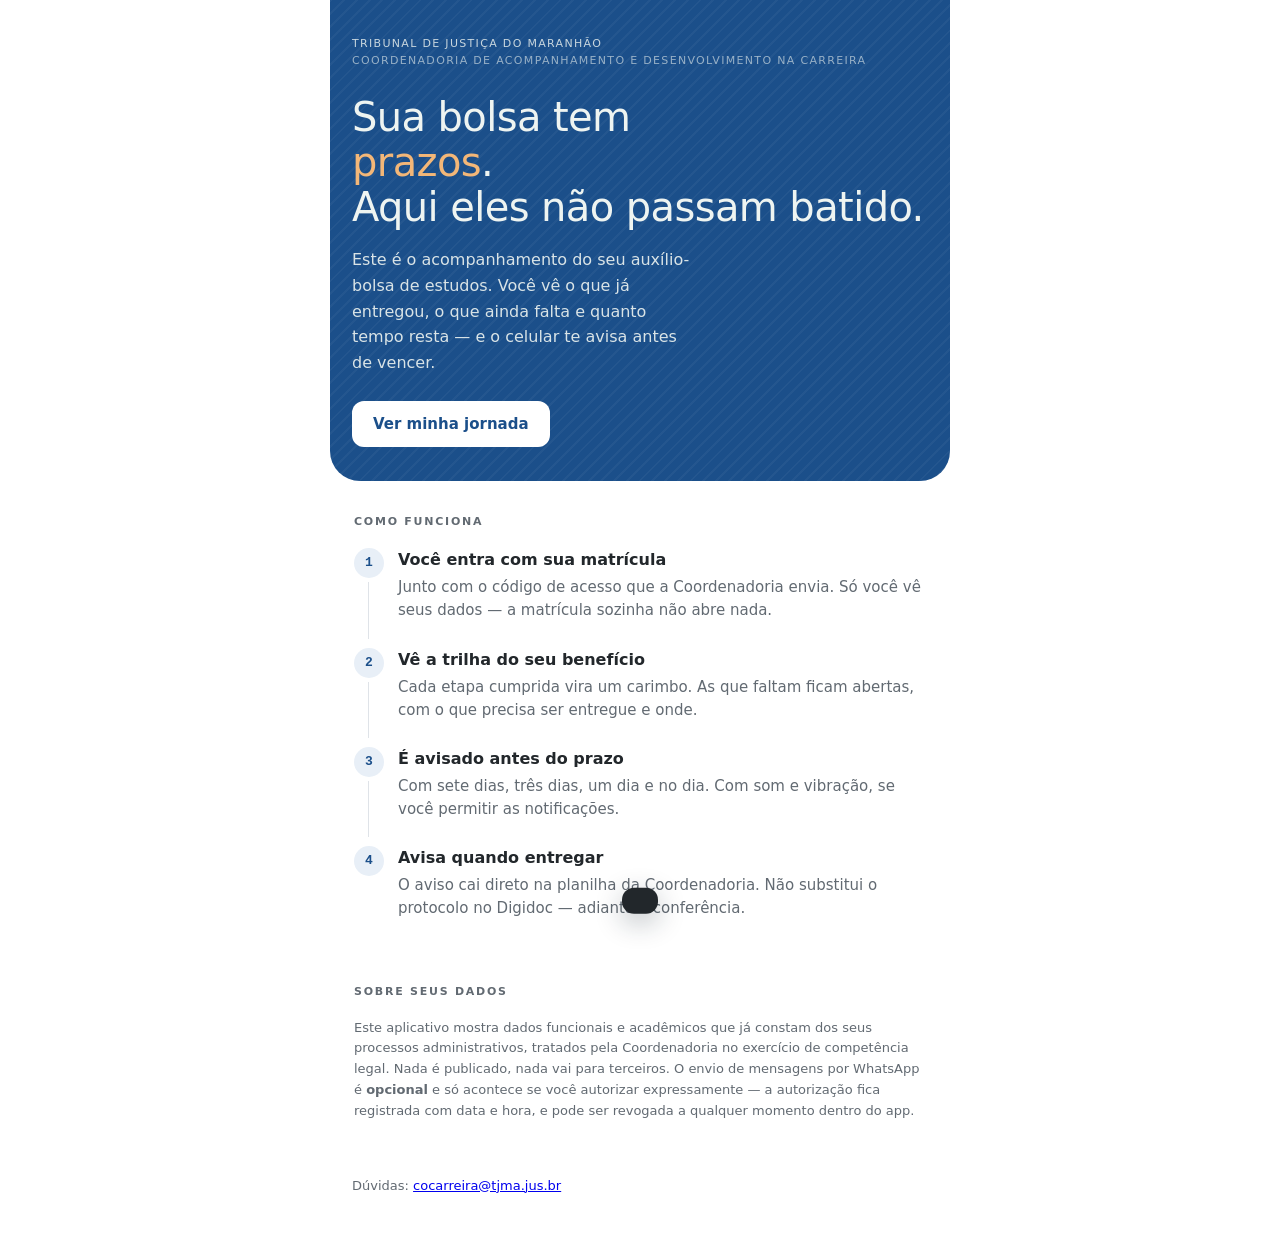
<file: index.html>
<!DOCTYPE html>
<html lang="pt-BR">
<head>
<meta charset="utf-8">
<meta name="viewport" content="width=device-width, initial-scale=1, viewport-fit=cover">
<title>Auxílio-Bolsa TJMA — minha jornada</title>
<meta name="description" content="Acompanhe seu auxílio-bolsa de estudos: o que já foi cumprido, o que falta entregar e quando vence cada prazo.">
<meta name="theme-color" content="#1B4F8A">
<meta name="color-scheme" content="light">
<link rel="manifest" href="manifest.webmanifest">
<link rel="icon" href="icones/favicon-32.png" sizes="32x32">
<link rel="apple-touch-icon" href="icones/apple-touch-icon.png">
<meta name="apple-mobile-web-app-capable" content="yes">
<meta name="apple-mobile-web-app-status-bar-style" content="default">
<link rel="stylesheet" href="estilo.css">
</head>
<body>

<!-- ===================================================================== -->
<!-- ABERTURA: precisa explicar o app sem ninguém explicar o app.          -->
<!-- ===================================================================== -->
<main id="abertura" class="tela ativa">
  <header class="capa">
    <p class="orgao">Tribunal de Justiça do Maranhão<br>
      <span>Coordenadoria de Acompanhamento e Desenvolvimento na Carreira</span></p>

    <h1>Sua bolsa tem<br><em>prazos</em>.<br>Aqui eles não passam batido.</h1>

    <p class="chamada">
      Este é o acompanhamento do seu auxílio-bolsa de estudos. Você vê o que já
      entregou, o que ainda falta e quanto tempo resta — e o celular te avisa
      antes de vencer.
    </p>

    <div class="acoes-capa">
      <button class="botao primario" data-ir="acesso">Ver minha jornada</button>
      <button class="botao fantasma" data-papel="instalar" hidden>Instalar no celular</button>
    </div>
  </header>

  <section class="explicacao">
    <h2>Como funciona</h2>
    <ol class="passos">
      <li>
        <h3>Você entra com sua matrícula</h3>
        <p>Junto com o código de acesso que a Coordenadoria envia. Só você vê
          seus dados — a matrícula sozinha não abre nada.</p>
      </li>
      <li>
        <h3>Vê a trilha do seu benefício</h3>
        <p>Cada etapa cumprida vira um carimbo. As que faltam ficam abertas,
          com o que precisa ser entregue e onde.</p>
      </li>
      <li>
        <h3>É avisado antes do prazo</h3>
        <p>Com sete dias, três dias, um dia e no dia. Com som e vibração,
          se você permitir as notificações.</p>
      </li>
      <li>
        <h3>Avisa quando entregar</h3>
        <p>O aviso cai direto na planilha da Coordenadoria. Não substitui o
          protocolo no Digidoc — adianta a conferência.</p>
      </li>
    </ol>
  </section>

  <section class="explicacao">
    <h2>Sobre seus dados</h2>
    <p class="miudo">
      Este aplicativo mostra dados funcionais e acadêmicos que já constam dos
      seus processos administrativos, tratados pela Coordenadoria no exercício
      de competência legal. Nada é publicado, nada vai para terceiros.
      O envio de mensagens por WhatsApp é <strong>opcional</strong> e só
      acontece se você autorizar expressamente — a autorização fica registrada
      com data e hora, e pode ser revogada a qualquer momento dentro do app.
    </p>
  </section>

  <footer class="rodape-capa">
    <p>Dúvidas: <a href="mailto:cocarreira@tjma.jus.br">cocarreira@tjma.jus.br</a></p>
  </footer>
</main>

<!-- ===================================================================== -->
<!-- ACESSO                                                                -->
<!-- ===================================================================== -->
<main id="acesso" class="tela">
  <header class="topo-tela">
    <button class="voltar" data-ir="abertura" aria-label="Voltar">&larr;</button>
    <h2>Entrar</h2>
  </header>

  <div class="miolo">
    <p class="conduz">Use a matrícula e o código de acesso que a Coordenadoria
      enviou. Se você não tem o código, escreva para
      <a href="mailto:cocarreira@tjma.jus.br">cocarreira@tjma.jus.br</a>.</p>

    <label class="campo">
      <span>Matrícula</span>
      <input type="text" inputmode="numeric" autocomplete="username"
             data-campo="matricula" placeholder="114272" maxlength="12">
    </label>

    <label class="campo">
      <span>Código de acesso</span>
      <input type="text" inputmode="text" autocomplete="one-time-code"
             data-campo="codigo" placeholder="6 caracteres" maxlength="12">
    </label>

    <label class="marcar">
      <input type="checkbox" data-campo="lembrar" checked>
      <span>Continuar conectado neste aparelho</span>
    </label>

    <button class="botao primario largo" data-papel="entrar">Entrar</button>
    <p class="recado" data-papel="msg-acesso" role="status"></p>

    <button class="botao fantasma largo acesso-admin-link" data-ir="admin-entrar">
      Sou da Coordenadoria — acesso administrativo
    </button>
  </div>
</main>

<!-- ===================================================================== -->
<!-- ACESSO ADMINISTRATIVO (Coordenadoria)                                 -->
<!-- ===================================================================== -->
<main id="admin-entrar" class="tela">
  <header class="topo-tela">
    <button class="voltar" data-ir="acesso" aria-label="Voltar">&larr;</button>
    <h2>Acesso administrativo</h2>
  </header>

  <div class="miolo">
    <p class="conduz">Uso restrito à Coordenadoria: consulta a jornada de
      qualquer servidor cadastrado, em modo só-leitura.</p>

    <label class="campo">
      <span>Usuário</span>
      <input type="text" autocomplete="username" data-campo="admin-usuario"
             placeholder="usuário administrativo" maxlength="40">
    </label>

    <label class="campo">
      <span>Senha</span>
      <input type="password" autocomplete="current-password" data-campo="admin-senha"
             placeholder="senha administrativa">
    </label>

    <button class="botao primario largo" data-papel="admin-entrar">Entrar</button>
    <p class="recado" data-papel="msg-admin-entrar" role="status"></p>
  </div>
</main>

<!-- ===================================================================== -->
<!-- BUSCA ADMINISTRATIVA DE SERVIDOR                                      -->
<!-- ===================================================================== -->
<main id="admin-busca" class="tela">
  <header class="topo-tela">
    <button class="voltar" data-papel="admin-sair" aria-label="Sair do modo administrativo">&larr;</button>
    <h2>Buscar servidor</h2>
  </header>

  <div class="miolo">
    <p class="conduz">Digite a matrícula ou o nome do servidor para ver a
      jornada dele.</p>

    <label class="campo">
      <span>Matrícula ou nome</span>
      <input type="text" data-campo="admin-busca" placeholder="114272 ou Aldezi">
    </label>

    <button class="botao primario largo" data-papel="admin-buscar">Buscar</button>
    <p class="recado" data-papel="msg-admin-busca" role="status"></p>

    <ul class="lista-resultados" data-papel="admin-resultados"></ul>
  </div>
</main>

<!-- ===================================================================== -->
<!-- JORNADA                                                               -->
<!-- ===================================================================== -->
<main id="jornada" class="tela">
  <header class="topo-app">
    <div>
      <p class="saudacao" data-papel="saudacao">Olá</p>
      <p class="sub" data-papel="sub-identificacao"></p>
    </div>
    <button class="sair" data-papel="sair" aria-label="Sair">Sair</button>
  </header>

  <div class="fita-offline" data-papel="fita-offline" hidden>
    Mostrando a última cópia guardada. Sem conexão agora.
  </div>

  <div class="fita-admin" data-papel="fita-admin" hidden>
    <span data-papel="fita-admin-texto"></span>
    <span class="fita-admin-acoes">
      <button data-papel="admin-trocar">Trocar servidor</button>
      <button data-papel="admin-sair-jornada">Sair do admin</button>
    </span>
  </div>

  <nav class="abas" role="tablist">
    <button role="tab" class="aba ativa" data-painel="p-trilha">Trilha</button>
    <button role="tab" class="aba" data-painel="p-prazos">Prazos</button>
    <button role="tab" class="aba" data-painel="p-percurso">Processo</button>
    <button role="tab" class="aba" data-painel="p-enviar">Enviar</button>
    <button role="tab" class="aba" data-painel="p-comprovar">Comprovar</button>
    <button role="tab" class="aba" data-painel="p-ajustes">Ajustes</button>
  </nav>

  <!-- ---- trilha ---- -->
  <section class="painel ativo" id="p-trilha">
    <div class="painel-evo" data-papel="painel-evo">
      <div data-papel="evo-figura"></div>
      <div class="evo-conversa">
        <p class="evo-nome">EVO</p>
        <p class="evo-fala" data-papel="evo-fala">Vamos ver como está sua jornada.</p>
        <p class="evo-estagio" data-papel="evo-estagio"></p>
      </div>
    </div>

    <div class="cartela">
      <div class="cartela-topo">
        <p class="rotulo">Caderneta do benefício</p>
        <p class="contagem-carimbos" data-papel="contagem-carimbos">—</p>
      </div>
      <div class="carimbos" data-papel="carimbos"></div>
      <p class="nivel-linha">
        <span class="nivel" data-papel="nivel">—</span>
        <span class="nivel-nota" data-papel="nivel-nota"></span>
      </p>
    </div>

    <p class="narrativa" data-papel="narrativa"></p>

    <ol class="trilha" data-papel="trilha"></ol>
  </section>

  <!-- ---- prazos ---- -->
  <section class="painel" id="p-prazos">
    <p class="conduz">O que vence primeiro vem primeiro. Toque para ver o que
      precisa ser entregue.</p>
    <div class="prazos" data-papel="prazos"></div>

    <div class="cartao-alerta" data-papel="cartao-notificacao" hidden>
      <h3>Quer ser avisado antes?</h3>
      <p>Com a permissão de notificação, o app avisa com sete, três e um dia de
        antecedência — e no dia do vencimento, com som e vibração.</p>
      <button class="botao primario" data-papel="ligar-notificacao">Ligar avisos</button>
      <p class="miudo" data-papel="msg-notificacao"></p>
    </div>
  </section>

  <!-- ---- percurso / árvore de processos ---- -->
  <section class="painel" id="p-percurso">
    <p class="conduz">O caminho do seu auxílio-bolsa dentro do Tribunal: o
      processo de origem e tudo que saiu dele.</p>
    <div class="percurso" data-papel="percurso"></div>
    <p class="miudo" data-papel="percurso-nota"></p>
  </section>

  <!-- ---- enviar ---- -->
  <section class="painel" id="p-enviar">
    <p class="conduz">Entregou um documento? Avise aqui. A Coordenadoria vê na
      hora e confere contra o processo.</p>

    <label class="campo">
      <span>O que você entregou</span>
      <select data-campo="tipo-envio"></select>
    </label>

    <label class="campo">
      <span>Como foi entregue</span>
      <select data-campo="via-envio">
        <option value="digidoc">Protocolo no Digidoc</option>
        <option value="email">E-mail à Coordenadoria</option>
        <option value="presencial">Entrega presencial</option>
        <option value="outro">Outro</option>
      </select>
    </label>

    <label class="campo">
      <span>Número do protocolo ou processo (se tiver)</span>
      <input type="text" inputmode="numeric" data-campo="protocolo"
             placeholder="27588/2023">
    </label>

    <label class="campo">
      <span>Observação</span>
      <textarea data-campo="observacao" rows="3"
                placeholder="Ex.: enviei o histórico do semestre 2026.1 pelo Digidoc hoje."></textarea>
    </label>

    <button class="botao primario largo" data-papel="enviar-aviso">Avisar a Coordenadoria</button>
    <p class="recado" data-papel="msg-envio" role="status"></p>

    <p class="miudo">Este aviso <strong>não substitui</strong> o protocolo
      oficial. Ele adianta a conferência e registra sua data de entrega.</p>

    <div class="fila-pendente" data-papel="fila-pendente" hidden>
      <h3>Aguardando conexão</h3>
      <p class="miudo">Estes avisos foram guardados no aparelho e serão enviados
        assim que houver internet.</p>
      <ul data-papel="lista-fila"></ul>
    </div>
  </section>

  <!-- ---- comprovar: foto ou PDF direto do aparelho ---- -->
  <section class="painel" id="p-comprovar">
    <p class="conduz">Mande a foto do documento agora. A Coordenadoria já recebe
      com seus dados preenchidos e confere mais rápido.</p>

    <div class="alerta-digidoc">
      <strong>Isto não substitui o Digidoc.</strong> O comprovante continua tendo
      que ser protocolado. O que este envio faz é adiantar a conferência — por
      isso o número do processo é obrigatório aqui.
    </div>

    <label class="campo">
      <span>O que este documento comprova</span>
      <select data-campo="comp-tipo"></select>
    </label>

    <label class="campo">
      <span>Número do processo no Digidoc</span>
      <input type="text" inputmode="numeric" data-campo="comp-processo"
             placeholder="27588/2023">
    </label>

    <label class="campo">
      <span>Foto ou PDF do documento</span>
      <input type="file" data-campo="comp-arquivo"
             accept="image/*,application/pdf" capture="environment">
    </label>
    <p class="miudo" data-papel="comp-arquivo-info"></p>
    <img data-papel="comp-previa" alt="Prévia do documento escolhido" hidden>

    <details class="termo">
      <summary>Termo de responsabilidade — leia antes de aceitar</summary>
      <p>Declaro que o documento enviado é verdadeiro, foi emitido por quem nele
        consta e corresponde ao que o edital do auxílio-bolsa exige para esta
        etapa. Estou ciente de que enviar documento falso, adulterado ou alheio,
        para obter vantagem, sujeita-me à apuração administrativa e às sanções
        penais cabíveis, entre elas as dos artigos 297 a 299 do Código Penal, a
        qualquer tempo em que a Administração identificar a irregularidade, com
        devolução dos valores recebidos indevidamente.</p>
    </details>

    <label class="caixa">
      <input type="checkbox" data-campo="comp-aceite">
      <span>Li o termo acima e confirmo que o documento é verdadeiro.</span>
    </label>

    <button class="botao primario largo" data-papel="comp-enviar">Enviar comprovante</button>
    <p class="recado" data-papel="msg-comprovar" role="status"></p>

    <div class="fila-pendente" data-papel="comp-lista-caixa" hidden>
      <h3>Seus envios</h3>
      <ul data-papel="comp-lista"></ul>
    </div>
  </section>

  <!-- ---- ajustes ---- -->
  <section class="painel" id="p-ajustes">
    <div class="grupo-ajuste">
      <h3>Avisos no celular</h3>
      <label class="marcar">
        <input type="checkbox" data-campo="som">
        <span>Tocar som ao avisar</span>
      </label>
      <label class="marcar">
        <input type="checkbox" data-campo="vibrar">
        <span>Vibrar</span>
      </label>
      <button class="botao fantasma" data-papel="testar-aviso">Testar um aviso agora</button>
      <p class="miudo" data-papel="estado-notificacao"></p>
    </div>

    <div class="grupo-ajuste">
      <h3>WhatsApp da Coordenadoria</h3>
      <p class="miudo">Autorização opcional para receber avisos de prazo por
        WhatsApp no número cadastrado. Você pode revogar quando quiser.</p>
      <label class="campo">
        <span>Seu número com DDD</span>
        <input type="tel" inputmode="tel" data-campo="whatsapp"
               placeholder="(98) 90000-0000" autocomplete="tel">
      </label>
      <label class="marcar">
        <input type="checkbox" data-campo="consente-whatsapp">
        <span>Autorizo a COCARREIRA a me enviar avisos sobre o auxílio-bolsa
          por WhatsApp. Sei que posso revogar a qualquer momento.</span>
      </label>
      <button class="botao fantasma" data-papel="salvar-whatsapp">Salvar autorização</button>
      <p class="recado" data-papel="msg-whatsapp" role="status"></p>
      <p class="miudo" data-papel="registro-consentimento"></p>
    </div>

    <div class="grupo-ajuste">
      <h3>Este aparelho</h3>
      <button class="botao fantasma" data-papel="atualizar-dados">Atualizar meus dados</button>
      <button class="botao fantasma" data-papel="instalar-ajustes" hidden>Instalar no celular</button>
      <button class="botao fantasma perigo" data-papel="apagar-local">Apagar meus dados deste aparelho</button>
      <p class="miudo" data-papel="info-versao"></p>
    </div>
  </section>
</main>

<!-- Aviso flutuante. `aria-live` faz o leitor de tela anunciar sem roubar o
     foco de quem está no meio de um formulário. -->
<div class="torradeira" data-papel="torradeira" role="status" aria-live="polite"></div>

<script src="config.js"></script>
<script src="acessos.js"></script>
<script src="evo.js"></script>
<script src="app.js"></script>
</body>
</html>
</file>
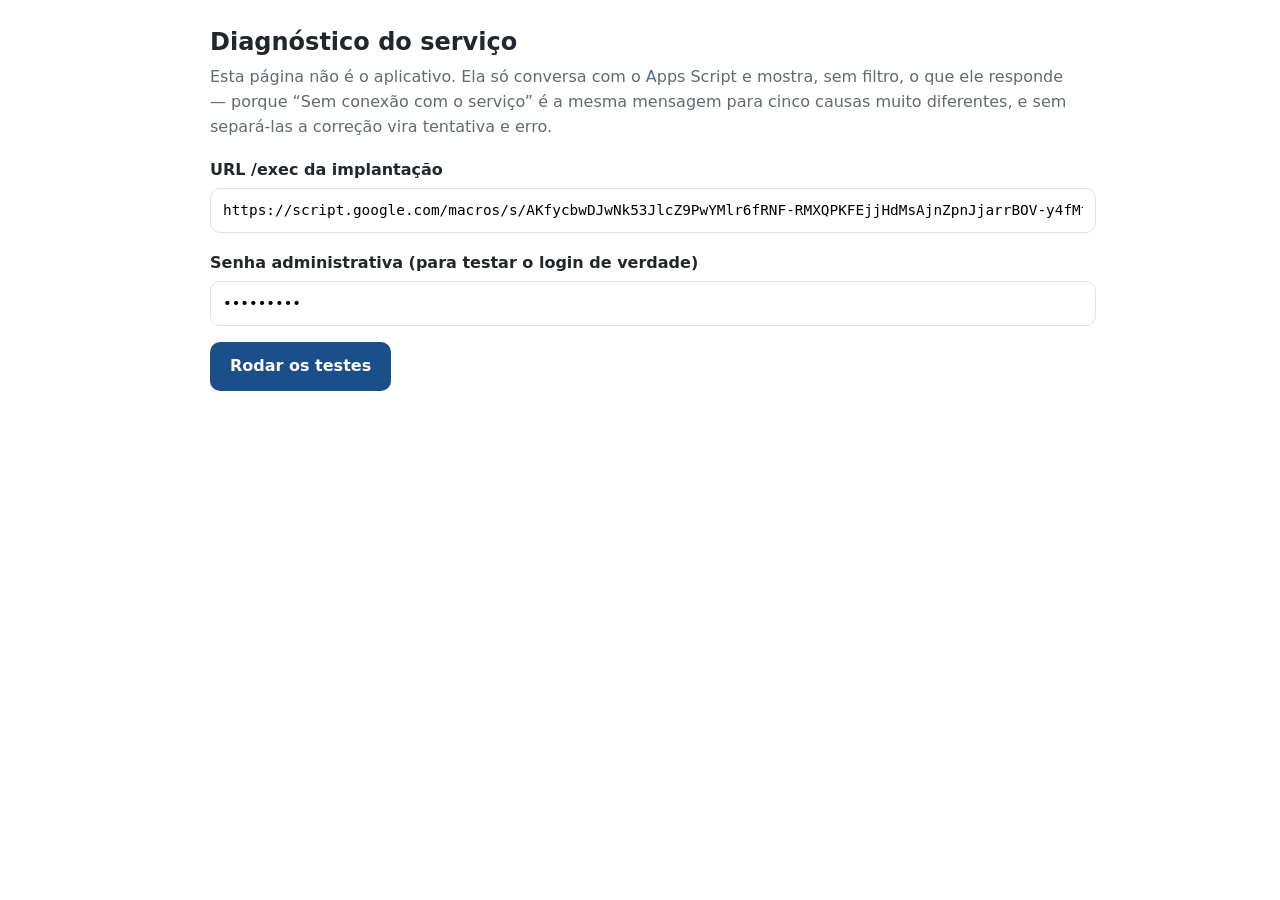
<file: diagnostico.html>
<!doctype html>
<html lang="pt-BR">
<meta charset="utf-8">
<meta name="viewport" content="width=device-width, initial-scale=1">
<title>Diagnóstico do serviço — Portal Auxílio-Bolsa</title>
<style>
  :root { --azul:#1B4F8A; --oliva:#6B7A3F; --terracota:#A8452F; --laranja:#D4762A;
          --cinza:#8A9098; --traco:#DFE3E8; --tinta:#22272B; }
  body { font: 16px/1.55 ui-sans-serif, system-ui, "Segoe UI", Roboto, sans-serif;
         color: var(--tinta); max-width: 860px; margin: 0 auto; padding: 24px 18px 80px; }
  h1 { font-size: 1.5rem; margin: 0 0 4px; }
  p.sub { color: #626A72; margin-top: 0; }
  label { display: block; font-weight: 600; margin: 18px 0 6px; }
  input, textarea { width: 100%; padding: 10px 12px; border: 1px solid var(--traco);
                    border-radius: 10px; font: inherit; font-family: ui-monospace, Consolas, monospace;
                    font-size: .9rem; }
  button { margin-top: 16px; padding: 12px 20px; border: 0; border-radius: 10px;
           background: var(--azul); color: #fff; font: inherit; font-weight: 600; cursor: pointer; }
  .caso { border: 1px solid var(--traco); border-left: 4px solid var(--cinza);
          border-radius: 10px; padding: 14px 16px; margin-top: 14px; }
  .caso.ok   { border-left-color: var(--oliva); background: #EFF2E6; }
  .caso.erro { border-left-color: var(--terracota); background: #FAEDEA; }
  .caso.aviso{ border-left-color: var(--laranja); background: #FBF0E6; }
  .caso h3 { margin: 0 0 6px; font-size: 1rem; }
  pre { background: #F3F5F7; padding: 10px 12px; border-radius: 8px;
        overflow-x: auto; font-size: .82rem; margin: 8px 0 0; white-space: pre-wrap; }
  .veredito { margin-top: 24px; padding: 16px 18px; border-radius: 12px;
              background: #E8EFF7; border: 1px solid var(--azul); }
  .veredito h2 { margin: 0 0 8px; font-size: 1.1rem; color: var(--azul); }
  ol { padding-left: 22px; }
</style>

<h1>Diagnóstico do serviço</h1>
<p class="sub">Esta página não é o aplicativo. Ela só conversa com o Apps Script e
mostra, sem filtro, o que ele responde — porque “Sem conexão com o serviço” é a
mesma mensagem para cinco causas muito diferentes, e sem separá-las a correção
vira tentativa e erro.</p>

<label for="url">URL /exec da implantação</label>
<input id="url" value="https://script.google.com/macros/s/AKfycbwDJwNk53JlcZ9PwYMlr6fRNF-RMXQPKFEjjHdMsAjnZpnJjarrBOV-y4fMtHyNhiETdg/exec">

<label for="senha">Senha administrativa (para testar o login de verdade)</label>
<input id="senha" type="password" value="BOLSAS@RH">

<button id="rodar">Rodar os testes</button>

<div id="saida"></div>

<script>
const $ = s => document.querySelector(s);

function caso(tom, titulo, corpo, bruto) {
  const div = document.createElement('div');
  div.className = 'caso ' + tom;
  div.innerHTML = '<h3>' + titulo + '</h3><p>' + corpo + '</p>' +
    (bruto ? '<pre>' + String(bruto).slice(0, 1200).replace(/</g, '&lt;') + '</pre>' : '');
  $('#saida').appendChild(div);
}

function veredito(html) {
  const div = document.createElement('div');
  div.className = 'veredito';
  div.innerHTML = html;
  $('#saida').appendChild(div);
}

$('#rodar').addEventListener('click', async () => {
  $('#saida').innerHTML = '';
  const url = $('#url').value.trim();
  const senha = $('#senha').value;
  let diagnostico = null;

  // ---- 0. A forma da URL ------------------------------------------------
  if (/\/dev(\?|$)/.test(url)) {
    caso('erro', '0 · A URL termina em /dev',
      'O endereço /dev só responde à conta dona do script, logada, e não manda ' +
      'cabeçalho de CORS. Nenhum navegador de terceiro consegue usá-lo. ' +
      'Troque pela URL /exec antes de qualquer outro teste.');
    return;
  }
  if (!/\/exec(\?|$)/.test(url)) {
    caso('aviso', '0 · A URL não termina em /exec',
      'A URL de um App da Web publicado termina em /exec. Confira em ' +
      'Implantar → Gerenciar implantações.');
  } else {
    caso('ok', '0 · Formato da URL', 'Termina em /exec, como deve.');
  }

  // ---- 1. Existe algo do outro lado? -----------------------------------
  /* no-cors não deixa LER a resposta, mas distingue "o servidor não existe"
   * de "existe e o navegador é que barrou a leitura". É a única sonda que
   * separa problema de rede de problema de permissão. */
  try {
    await fetch(url + '?acao=ping', { mode: 'no-cors' });
    caso('ok', '1 · O endereço existe e respondeu',
      'Houve resposta do servidor do Google. A rede e o endereço estão bons — ' +
      'se o app ainda falha, o problema é de permissão da implantação, não de conexão.');
  } catch (erro) {
    caso('erro', '1 · Nem chegou ao servidor',
      'Nada respondeu neste endereço. Ou a URL está errada, ou a implantação foi ' +
      'arquivada, ou há bloqueio de rede (proxy do Tribunal, por exemplo).', erro.message);
    veredito('<h2>Pare aqui</h2><p>Sem resposta nenhuma, os testes seguintes não ' +
      'dizem nada de novo. Confirme a URL em Implantar → Gerenciar implantações e ' +
      'tente de novo fora da rede do Tribunal, num 4G, para descartar proxy.</p>');
    return;
  }

  // ---- 2. GET legível: o teste que separa permissão de código ----------
  try {
    const r = await fetch(url + '?acao=ping', { redirect: 'follow' });
    const texto = await r.text();
    const ehLogin = /accounts\.google\.com|Fa\u00e7a login|Sign in|ServiceLogin/i.test(texto);
    const ehHtml = /^\s*</.test(texto);

    if (ehLogin) {
      caso('erro', '2 · O Google pediu login',
        'A implantação está com “Quem pode acessar” diferente de <b>Qualquer pessoa</b>. ' +
        'O Google devolve a tela de login em vez da resposta do script, e como essa tela ' +
        'não traz cabeçalho de CORS, o app enxerga isso como falta de conexão. ' +
        '<b>É a causa mais provável do seu caso.</b>', texto);
    } else if (ehHtml) {
      caso('aviso', '2 · Veio HTML, não JSON',
        'Respondeu, mas não com a resposta do doGet. Costuma ser erro dentro do ' +
        'script na hora de carregar, ou implantação apontando para uma versão antiga.', texto);
    } else {
      try {
        const dados = JSON.parse(texto);
        caso('ok', '2 · O serviço respondeu em JSON',
          'O doGet está no ar e acessível sem login.', JSON.stringify(dados, null, 2));
      } catch (e) {
        caso('aviso', '2 · Resposta ilegível', 'Não é JSON válido.', texto);
      }
    }
  } catch (erro) {
    caso('erro', '2 · O navegador barrou a leitura (CORS)',
      'O servidor respondeu, mas sem permitir que esta página lesse. Em Apps Script ' +
      'isso quase sempre significa a mesma coisa do item anterior: a implantação não ' +
      'está aberta a “Qualquer pessoa”.', erro.message);
  }

  // ---- 3. O POST que o app faz de verdade ------------------------------
  try {
    const r = await fetch(url + '?acao=entrar_admin', {
      method: 'POST',
      headers: { 'Content-Type': 'text/plain;charset=utf-8' },
      body: JSON.stringify({ acao: 'entrar_admin', usuario: 'BOLSAS', senha: senha }),
      redirect: 'follow'
    });
    const texto = await r.text();
    let dados = null;
    try { dados = JSON.parse(texto); } catch (e) {}

    if (dados && dados.ok) {
      caso('ok', '3 · Login administrativo aceito',
        'Usuário e senha conferem e o serviço emitiu o token. Se o aplicativo ainda ' +
        'não entra com estes mesmos dados, o que está velho é o arquivo publicado no ' +
        'Netlify — não o serviço.', JSON.stringify(dados, null, 2));
      diagnostico = { url: url, senha: senha };
    } else if (dados) {
      caso('aviso', '3 · O serviço respondeu, e recusou',
        'Isto é <b>bom sinal</b> para a conexão: houve ida e volta. O que falhou foi ' +
        'a credencial ou a ação — veja a mensagem abaixo.', JSON.stringify(dados, null, 2));
    } else {
      caso('erro', '3 · O POST não voltou em JSON',
        'Mesma leitura do item 2: permissão da implantação ou versão antiga publicada.', texto);
    }
  } catch (erro) {
    caso('erro', '3 · O POST falhou',
      'É exatamente esta falha que o aplicativo mostra como “Sem conexão com o ' +
      'serviço agora”.', erro.message);
  }

  // ---- 4. Estrutura da planilha, se o login passou ---------------------
  if (diagnostico) {
    try {
      const r = await fetch(diagnostico.url + '?acao=diagnostico', {
        method: 'POST',
        headers: { 'Content-Type': 'text/plain;charset=utf-8' },
        body: JSON.stringify({ acao: 'diagnostico', usuario: 'BOLSAS',
                               senha: diagnostico.senha }),
        redirect: 'follow'
      });
      const dados = await r.json();
      if (dados.ok) {
        caso(dados.ficha_bolsistas && dados.ficha_bolsistas.aba ? 'ok' : 'aviso',
          '4 · O que o serviço enxerga na planilha',
          dados.ficha_bolsistas && dados.ficha_bolsistas.aba
            ? 'A ficha dos bolsistas foi encontrada. Se a jornada vier vazia mesmo ' +
              'assim, o problema é de conteúdo da aba, não de configuração.'
            : 'Nenhuma aba passou no teste de ficha de bolsista (MATRÍCULA junto de ' +
              'CURSO, SELETIVO ou TIPO DE BOLSA). O login vai funcionar e a jornada ' +
              'vai vir vazia.',
          JSON.stringify(dados, null, 2));
      } else {
        caso('aviso', '4 · Diagnóstico recusado',
          'A ação existe na versão nova do portal_api.gs. Se deu “Ação desconhecida”, ' +
          'a implantação ainda está servindo o código antigo — falta criar uma NOVA ' +
          'VERSÃO em Gerenciar implantações.', JSON.stringify(dados, null, 2));
      }
    } catch (erro) {
      caso('aviso', '4 · Diagnóstico não completou', erro.message);
    }
  }

  // ---- Veredito ---------------------------------------------------------
  veredito(
    '<h2>Como ler isto</h2>' +
    '<ol>' +
    '<li>Se o <b>1 passou</b> e o <b>2 ou 3 falharam</b>: o serviço está no ar e ' +
    'fechado. Vá em Implantar → Gerenciar implantações → editar (lápis) → ' +
    '<b>Quem pode acessar: Qualquer pessoa</b> → Implantar. Note que é “Qualquer ' +
    'pessoa”, não “Qualquer pessoa com conta do Google”: esta segunda também quebra o app.</li>' +
    '<li>Se o <b>3 passou</b> mas o app não entra: o serviço está certo e o que está ' +
    'velho é o site. O Netlify ainda serve o config.js antigo, ou o service worker ' +
    'guardou a casca anterior. Publique de novo e abra o app em janela anônima.</li>' +
    '<li>Se o <b>4 disse que a ação é desconhecida</b>: você colou o portal_api.gs ' +
    'novo mas não criou uma nova versão da implantação. Salvar não publica.</li>' +
    '</ol>');
});
</script>
</html>
</file>
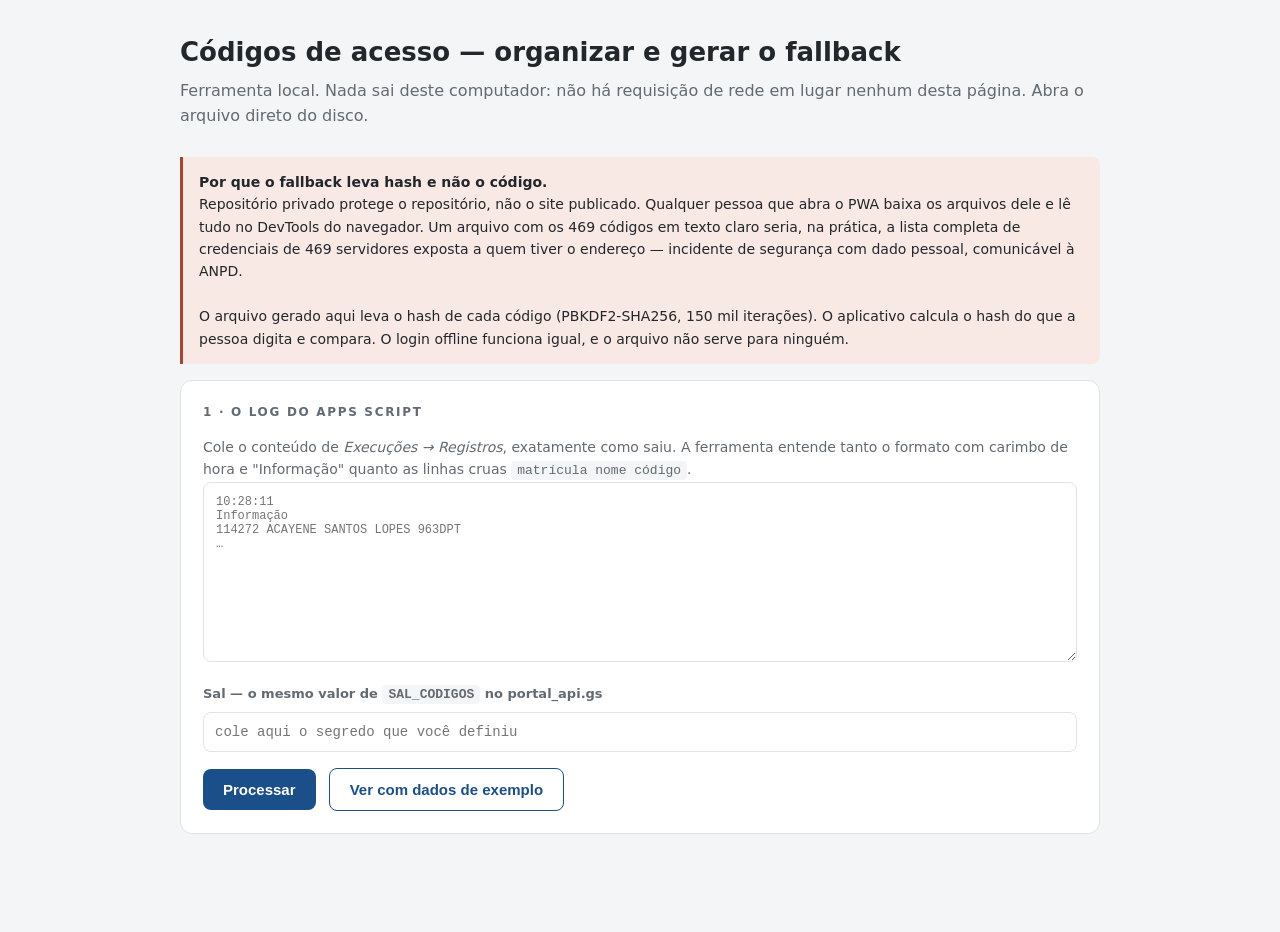
<file: ferramenta-codigos - Copia.html>
<!DOCTYPE html>
<html lang="pt-BR">
<head>
<meta charset="utf-8">
<meta name="viewport" content="width=device-width, initial-scale=1">
<title>Códigos de acesso — organizar e gerar o fallback</title>
<style>
  :root {
    --azul:#1B4F8A; --oliva:#6B7A3F; --laranja:#D4762A; --terracota:#A8452F;
    --tinta:#22272B; --fraca:#626A72; --traco:#DFE3E8; --papel:#FFF;
    --cinza-claro:#F3F5F7;
  }
  *{box-sizing:border-box}
  body{margin:0;padding:32px 24px 80px;background:var(--cinza-claro);
    color:var(--tinta);font:16px/1.6 ui-sans-serif,system-ui,sans-serif}
  .folha{max-width:920px;margin:0 auto}
  h1{font-size:26px;margin:0 0 4px}
  .sub{color:var(--fraca);margin:0 0 28px}
  .caixa{background:var(--papel);border:1px solid var(--traco);
    border-radius:12px;padding:22px;margin-bottom:20px}
  h2{font-size:12px;letter-spacing:.14em;text-transform:uppercase;
    color:var(--fraca);margin:0 0 14px}
  textarea{width:100%;min-height:180px;font-family:ui-monospace,Consolas,monospace;
    font-size:12px;padding:12px;border:1px solid var(--traco);border-radius:8px;
    resize:vertical}
  input[type=text]{width:100%;padding:11px;border:1px solid var(--traco);
    border-radius:8px;font-family:ui-monospace,Consolas,monospace;font-size:14px}
  label{display:block;font-size:13px;font-weight:600;color:var(--fraca);
    margin:14px 0 6px}
  button{background:var(--azul);color:#fff;border:0;border-radius:8px;
    padding:12px 20px;font-size:15px;font-weight:600;cursor:pointer;
    margin:16px 8px 0 0}
  button.sec{background:transparent;color:var(--azul);border:1px solid var(--azul)}
  button:disabled{opacity:.45;cursor:not-allowed}
  .aviso{background:#FBF0E6;border-left:3px solid var(--laranja);
    padding:14px 16px;border-radius:0 8px 8px 0;font-size:14px;margin:16px 0}
  .grave{background:#F8E9E5;border-left-color:var(--terracota)}
  .ok{background:#EFF2E6;border-left-color:var(--oliva)}
  table{width:100%;border-collapse:collapse;font-size:13px;margin-top:14px}
  th{text-align:left;font-size:10px;letter-spacing:.1em;text-transform:uppercase;
    color:var(--fraca);border-bottom:1px solid var(--traco);padding:0 8px 6px 0}
  td{padding:6px 8px 6px 0;border-bottom:1px solid var(--cinza-claro);
    vertical-align:top}
  .mono{font-family:ui-monospace,Consolas,monospace;font-size:12px}
  .selo{display:inline-block;font-size:10px;padding:2px 7px;border-radius:4px;
    font-weight:700;letter-spacing:.04em}
  .s-erro{background:#F8E9E5;color:var(--terracota)}
  .s-alerta{background:#FBF0E6;color:var(--laranja)}
  .numeros{display:flex;gap:28px;flex-wrap:wrap;margin:18px 0 0}
  .numeros div span{display:block;font-size:26px;font-weight:700}
  .numeros div small{color:var(--fraca);font-size:12px}
  code{background:var(--cinza-claro);padding:2px 6px;border-radius:4px;
    font-size:13px}
  .barra{height:8px;background:var(--traco);border-radius:4px;overflow:hidden;
    margin-top:12px}
  .barra i{display:block;height:100%;background:var(--oliva);width:0;
    transition:width .2s}
</style>
</head>
<body>
<div class="folha">

<h1>Códigos de acesso — organizar e gerar o fallback</h1>
<p class="sub">Ferramenta local. Nada sai deste computador: não há requisição de
rede em lugar nenhum desta página. Abra o arquivo direto do disco.</p>

<div class="aviso grave">
  <strong>Por que o fallback leva hash e não o código.</strong><br>
  Repositório privado protege o repositório, não o site publicado. Qualquer
  pessoa que abra o PWA baixa os arquivos dele e lê tudo no DevTools do
  navegador. Um arquivo com os 469 códigos em texto claro seria, na prática,
  a lista completa de credenciais de 469 servidores exposta a quem tiver o
  endereço — incidente de segurança com dado pessoal, comunicável à ANPD.<br><br>
  O arquivo gerado aqui leva o hash de cada código (PBKDF2-SHA256, 150 mil
  iterações). O aplicativo calcula o hash do que a pessoa digita e compara.
  O login offline funciona igual, e o arquivo não serve para ninguém.
</div>

<div class="caixa">
  <h2>1 · O log do Apps Script</h2>
  <p style="margin:0;color:var(--fraca);font-size:14px">
    Cole o conteúdo de <em>Execuções → Registros</em>, exatamente como saiu.
    A ferramenta entende tanto o formato com carimbo de hora e "Informação"
    quanto as linhas cruas <code>matrícula&nbsp;nome&nbsp;código</code>.
  </p>
  <textarea id="log" placeholder="10:28:11&#10;Informação&#10;114272 ACAYENE SANTOS LOPES 963DPT&#10;…"></textarea>

  <label for="sal">Sal — o mesmo valor de <code>SAL_CODIGOS</code> no portal_api.gs</label>
  <input type="text" id="sal" placeholder="cole aqui o segredo que você definiu">

  <button id="processar">Processar</button>
  <button id="exemplo" class="sec">Ver com dados de exemplo</button>
  <div class="barra" id="barra" hidden><i></i></div>
</div>

<div id="saida"></div>

</div>

<script>
'use strict';

/* ---------------------------------------------------------------------------
 * LEITURA DO LOG
 *
 * O log do Apps Script vem em blocos de três linhas: hora, "Informação", e o
 * dado. Mas quando alguém copia da tela, a estrutura se perde de formas
 * variadas. Em vez de exigir um formato, a ferramenta ignora tudo que não
 * pareça um registro e trabalha com o que sobra — e diz quantas linhas
 * descartou, para você conferir se o número bate.
 * ------------------------------------------------------------------------- */

const ALFABETO = /^[ACDEFGHJKMNPQRTUVWXY2346789]{6}$/;

function analisarLog(bruto) {
  const registros = [];
  const descartadas = [];

  for (const linhaBruta of String(bruto || '').split(/\r?\n/)) {
    const linha = linhaBruta.trim();
    if (!linha) continue;
    if (/^\d{1,2}:\d{2}:\d{2}$/.test(linha)) continue;      // carimbo de hora
    if (/^(Informação|Notificação|Execução|Aviso|Erro)/i.test(linha)) continue;
    if (/^Códigos gerados/i.test(linha)) continue;

    // O código é sempre o último campo. A matrícula, o primeiro. O nome é
    // tudo que está no meio — inclusive quando tem espaço, acento ou uma
    // anotação inteira colada dentro dele.
    const partes = linha.split(/[\s\t]+/).filter(Boolean);
    if (partes.length < 2) { descartadas.push(linha); continue; }

    const codigo = partes[partes.length - 1];
    if (!ALFABETO.test(codigo)) { descartadas.push(linha); continue; }

    const matricula = partes[0].replace(/\D/g, '');
    const nome = partes.slice(1, -1).join(' ').trim();

    registros.push({ matricula, nome, codigo, original: linha });
  }
  return { registros, descartadas };
}

/* ---------------------------------------------------------------------------
 * CONFERÊNCIA
 *
 * Esta parte não estava no pedido, e é a mais importante da ferramenta. O log
 * é o retrato do que está na planilha — e se um registro saiu sem nome ou com
 * a matrícula errada, o problema JÁ ESTÁ na base, não no log. Achar isso agora
 * custa uma leitura; achar depois custa um servidor que não consegue entrar e
 * liga para a Coordenadoria.
 * ------------------------------------------------------------------------- */
function conferir(registros) {
  const problemas = [];
  const porMatricula = new Map();
  const porNome = new Map();

  registros.forEach((r, i) => {
    if (!r.matricula) {
      problemas.push({ nivel: 'erro', reg: r,
        texto: 'Sem matrícula. Este servidor não consegue entrar no app.' });
    } else if (r.matricula.length < 4) {
      problemas.push({ nivel: 'erro', reg: r,
        texto: `Matrícula "${r.matricula}" tem ${r.matricula.length} dígito(s) — ` +
               'quase certamente é lixo na célula.' });
    } else if (r.matricula.length > 8) {
      problemas.push({ nivel: 'alerta', reg: r,
        texto: `Matrícula "${r.matricula}" tem ${r.matricula.length} dígitos. ` +
               'Confira se não é um número de processo na coluna errada.' });
    }

    if (!r.nome) {
      problemas.push({ nivel: 'erro', reg: r,
        texto: 'Sem nome. A linha da planilha está com a coluna NOME vazia.' });
    } else if (/^\d+$/.test(r.nome)) {
      problemas.push({ nivel: 'erro', reg: r,
        texto: `O nome é "${r.nome}" — um número. As colunas estão trocadas ` +
               'nessa linha.' });
    } else if (r.nome.length > 60) {
      problemas.push({ nivel: 'alerta', reg: r,
        texto: 'O nome tem uma anotação colada dentro. Isso vai aparecer no ' +
               'e-mail e no WhatsApp que o servidor receber.' });
    }

    if (r.matricula) {
      if (porMatricula.has(r.matricula)) {
        problemas.push({ nivel: 'erro', reg: r,
          texto: `Matrícula repetida (também em "${porMatricula.get(r.matricula)}"). ` +
                 'Só um dos dois códigos vai valer — o último gerado.' });
      } else {
        porMatricula.set(r.matricula, r.nome || '(sem nome)');
      }
    }

    const chaveNome = (r.nome || '').toUpperCase().replace(/\s+/g, ' ');
    if (chaveNome && chaveNome.length > 8) {
      if (porNome.has(chaveNome)) {
        problemas.push({ nivel: 'alerta', reg: r,
          texto: `Mesmo nome com matrícula diferente (${porNome.get(chaveNome)} ` +
                 `e ${r.matricula}). Pode ser duplicidade na base.` });
      } else {
        porNome.set(chaveNome, r.matricula);
      }
    }
  });

  return problemas;
}

/* ---------------------------------------------------------------------------
 * HASH
 *
 * PBKDF2-SHA256 com 150 mil iterações. SHA-256 puro seria rápido demais: com
 * 27 caracteres possíveis em 6 posições são 387 milhões de combinações, que
 * uma GPU percorre em segundos. Com PBKDF2 nessa contagem, cada tentativa
 * custa milissegundos, e o ataque completo por servidor passa de dias.
 *
 * Não é inquebrável — nenhum arquivo verificável offline é. É a diferença
 * entre "qualquer um lê" e "precisa de esforço dirigido e caro contra uma
 * pessoa específica".
 * ------------------------------------------------------------------------- */
const ITERACOES = 150000;

async function hashCodigo(codigo, sal, matricula) {
  const chave = await crypto.subtle.importKey(
    'raw', new TextEncoder().encode(codigo),
    { name: 'PBKDF2' }, false, ['deriveBits']);
  // A matrícula entra no sal: sem isso, dois servidores com o mesmo código
  // teriam o mesmo hash, e a repetição ficaria visível no arquivo.
  const bits = await crypto.subtle.deriveBits({
    name: 'PBKDF2',
    salt: new TextEncoder().encode(sal + '|' + matricula),
    iterations: ITERACOES,
    hash: 'SHA-256'
  }, chave, 256);
  return [...new Uint8Array(bits)]
    .map(b => b.toString(16).padStart(2, '0')).join('');
}

/* ------------------------------------------------------------------------- */

function baixar(texto, nome, tipo) {
  const blob = new Blob([texto], { type: tipo + ';charset=utf-8' });
  const url = URL.createObjectURL(blob);
  const a = document.createElement('a');
  a.href = url; a.download = nome; a.click();
  setTimeout(() => URL.revokeObjectURL(url), 2000);
}

function escapar(t) {
  return String(t == null ? '' : t).replace(/&/g,'&amp;')
    .replace(/</g,'&lt;').replace(/>/g,'&gt;').replace(/"/g,'&quot;');
}

function csvCampo(v) {
  const t = String(v == null ? '' : v);
  return /[";,\n]/.test(t) ? '"' + t.replace(/"/g, '""') + '"' : t;
}

document.getElementById('exemplo').addEventListener('click', () => {
  document.getElementById('log').value =
`10:28:11
Informação
Códigos gerados: 5
10:28:11
Informação
114272 ACAYENE SANTOS LOPES 963DPT
10:28:12
Informação
26959 Q3UMWU
10:28:12
Informação
99978 163949 JGG4D6
10:28:12
Informação
116798 DILCE PAIXÃO DOS SANTOS V24NQ9
10:28:12
Informação
116789 DILCE PAIXÃO DOS SANTOS MPVKVX`;
  document.getElementById('sal').value = 'exemplo-nao-use-em-producao';
});

document.getElementById('processar').addEventListener('click', async () => {
  const bruto = document.getElementById('log').value;
  const sal = document.getElementById('sal').value.trim();
  const saida = document.getElementById('saida');
  const barra = document.getElementById('barra');

  if (!bruto.trim()) { saida.innerHTML =
    '<div class="caixa"><div class="aviso grave">Cole o log primeiro.</div></div>';
    return; }
  if (!sal) { saida.innerHTML =
    '<div class="caixa"><div class="aviso grave">O sal é obrigatório. Sem o mesmo ' +
    'valor do portal_api.gs, os hashes não conferem com nada.</div></div>';
    return; }

  const { registros, descartadas } = analisarLog(bruto);
  if (!registros.length) { saida.innerHTML =
    '<div class="caixa"><div class="aviso grave">Não reconheci nenhum registro. ' +
    'O código precisa ser a última coisa da linha, com 6 caracteres do alfabeto ' +
    'do portal.</div></div>';
    return; }

  const problemas = conferir(registros);
  const validos = registros.filter(r =>
    r.matricula && r.matricula.length >= 4 && r.nome && !/^\d+$/.test(r.nome));

  barra.hidden = false;
  const preenche = barra.querySelector('i');
  const entradas = {};
  for (let i = 0; i < validos.length; i++) {
    const r = validos[i];
    entradas[r.matricula] = {
      n: r.nome,
      h: await hashCodigo(r.codigo, sal, r.matricula)
    };
    if (i % 10 === 0) {
      preenche.style.width = Math.round((i / validos.length) * 100) + '%';
      await new Promise(r => setTimeout(r, 0));   // deixa a barra pintar
    }
  }
  preenche.style.width = '100%';
  const totalEntradas = Object.keys(entradas).length;

  // ---- CSV de distribuição (fica com a Coordenadoria, não vai para o Git) --
  const csv = '\uFEFF' + ['MATRICULA;NOME;CODIGO;EMAIL;WHATSAPP']
    .concat(registros.map(r =>
      [r.matricula, r.nome, r.codigo, '', ''].map(csvCampo).join(';')))
    .join('\n');

  // ---- acessos.js (vai para o repositório) --------------------------------
  const arquivo =
`/* Portal Auxílio-Bolsa TJMA — acessos.js
 *
 * Verificação LOCAL do código de acesso, para o aplicativo funcionar quando a
 * planilha estiver fora do ar ou o celular sem internet.
 *
 * NÃO HÁ CÓDIGO NENHUM NESTE ARQUIVO. O que está aqui é o resultado de
 * PBKDF2-SHA256 com ${ITERACOES.toLocaleString('pt-BR')} iterações sobre cada código, com a matrícula
 * entrando no sal. O aplicativo recalcula o mesmo hash a partir do que a
 * pessoa digita e compara. De hash não se volta para o código.
 *
 * POR QUE PBKDF2 E NÃO SHA-256 DIRETO
 * O alfabeto tem 27 caracteres em 6 posições: 387 milhões de combinações. Uma
 * GPU percorre isso em segundos com SHA-256 puro. Com PBKDF2 nesta contagem,
 * cada tentativa custa milissegundos e o ataque contra UM servidor passa de
 * dias. Não é inquebrável — nenhum arquivo verificável offline é — mas é a
 * diferença entre "qualquer um lê a lista" e "precisa de esforço dirigido e
 * caro contra uma pessoa específica".
 *
 * O QUE ESTE ARQUIVO PERMITE, E O QUE NÃO PERMITE
 * Permite ENTRAR sem a planilha. Não permite ver dado novo: a jornada, os
 * prazos e o percurso continuam vindo da planilha, e sem ela o aplicativo
 * mostra a última cópia guardada naquele aparelho. Um servidor que nunca
 * entrou com internet vai logar e ver uma tela vazia, com o aviso disso.
 *
 * A planilha continua sendo a fonte de verdade. Quando ela responde, é ela que
 * vale — este arquivo só entra quando ela não responde.
 *
 * REGERAR: sempre que um código for regerado no BOLSASRH, este arquivo fica
 * desatualizado para aquele servidor. Rode a ferramenta de novo e publique.
 * Enquanto não publicar, o código NOVO funciona online e o ANTIGO funciona
 * offline — e é por isso que o app tenta a planilha primeiro.
 *
 * Gerado em ${new Date().toLocaleString('pt-BR')} · ${totalEntradas} servidor(es).
 */
window.ACESSOS_LOCAIS = {
  versao: 1,
  gerado_em: ${JSON.stringify(new Date().toISOString())},
  iteracoes: ${ITERACOES},
  total: ${totalEntradas},
  entradas: ${JSON.stringify(entradas, null, 2)}
};
`;

  // ---- relatório de conferência ------------------------------------------
  const erros = problemas.filter(p => p.nivel === 'erro');
  const alertas = problemas.filter(p => p.nivel === 'alerta');

  saida.innerHTML = `
    <div class="caixa">
      <h2>2 · O que saiu</h2>
      <div class="numeros">
        <div><span>${registros.length}</span><small>registros lidos</small></div>
        <div><span style="color:var(--oliva)">${totalEntradas}</span><small>vão para o fallback</small></div>
        <div><span style="color:var(--terracota)">${erros.length}</span><small>com erro</small></div>
        <div><span style="color:var(--laranja)">${alertas.length}</span><small>a conferir</small></div>
        <div><span>${descartadas.length}</span><small>linhas ignoradas</small></div>
      </div>

      <div class="aviso ${erros.length ? 'grave' : 'ok'}">
        ${erros.length
          ? `<strong>${erros.length} registro(s) ficaram de fora do fallback.</strong>
             O problema está na planilha, não no log — essas linhas já estão com
             matrícula ou nome errado na base. Corrija lá e gere os códigos de
             novo para elas.`
          : '<strong>Nenhum erro estrutural.</strong> Todos os registros entraram no fallback.'}
      </div>

      <button id="baixarCsv">⬇️ CSV para distribuição (com os códigos)</button>
      <button id="baixarJs" class="sec">⬇️ acessos.js (só hashes — vai para o Git)</button>

      <div class="aviso grave" style="margin-top:20px">
        <strong>O CSV tem os códigos em texto claro.</strong> Ele é o material de
        trabalho da Coordenadoria: guarde em pasta restrita, use para os envios,
        e <em>não</em> coloque no repositório, no Drive compartilhado nem em
        anexo de e-mail para lista. O <code>acessos.js</code> é o único dos dois
        que pode ser publicado.
      </div>
    </div>

    ${problemas.length ? `
    <div class="caixa">
      <h2>3 · Conferência da base</h2>
      <p style="margin:0 0 8px;color:var(--fraca);font-size:14px">
        Cada linha aqui é um problema que já existe na planilha. Achar agora
        custa uma correção; achar depois custa um servidor que não consegue
        entrar e liga para a Coordenadoria.
      </p>
      <table>
        <thead><tr><th></th><th>Matrícula</th><th>Nome</th><th>O que está errado</th></tr></thead>
        <tbody>
          ${problemas.slice(0, 60).map(p => `<tr>
            <td><span class="selo ${p.nivel === 'erro' ? 's-erro' : 's-alerta'}">
              ${p.nivel === 'erro' ? 'ERRO' : 'CONFERIR'}</span></td>
            <td class="mono">${escapar(p.reg.matricula) || '—'}</td>
            <td>${escapar(p.reg.nome) || '<em>vazio</em>'}</td>
            <td>${escapar(p.texto)}</td>
          </tr>`).join('')}
        </tbody>
      </table>
      ${problemas.length > 60
        ? `<p style="color:var(--fraca);font-size:13px">Mostrando 60 de ${problemas.length}.</p>`
        : ''}
    </div>` : ''}

    ${descartadas.length ? `
    <div class="caixa">
      <h2>Linhas que ignorei</h2>
      <p style="color:var(--fraca);font-size:14px;margin:0 0 8px">
        Não tinham cara de registro. Confira se nenhuma delas era um servidor de
        verdade.</p>
      <div class="mono" style="max-height:180px;overflow:auto;background:var(--cinza-claro);
        padding:12px;border-radius:8px">
        ${descartadas.slice(0, 40).map(l => escapar(l)).join('<br>')}
      </div>
    </div>` : ''}
  `;

  document.getElementById('baixarCsv').addEventListener('click', () =>
    baixar(csv, 'codigos-portal-RESTRITO.csv', 'text/csv'));
  document.getElementById('baixarJs').addEventListener('click', () =>
    baixar(arquivo, 'acessos.js', 'text/javascript'));
});
</script>
</body>
</html>
</file>
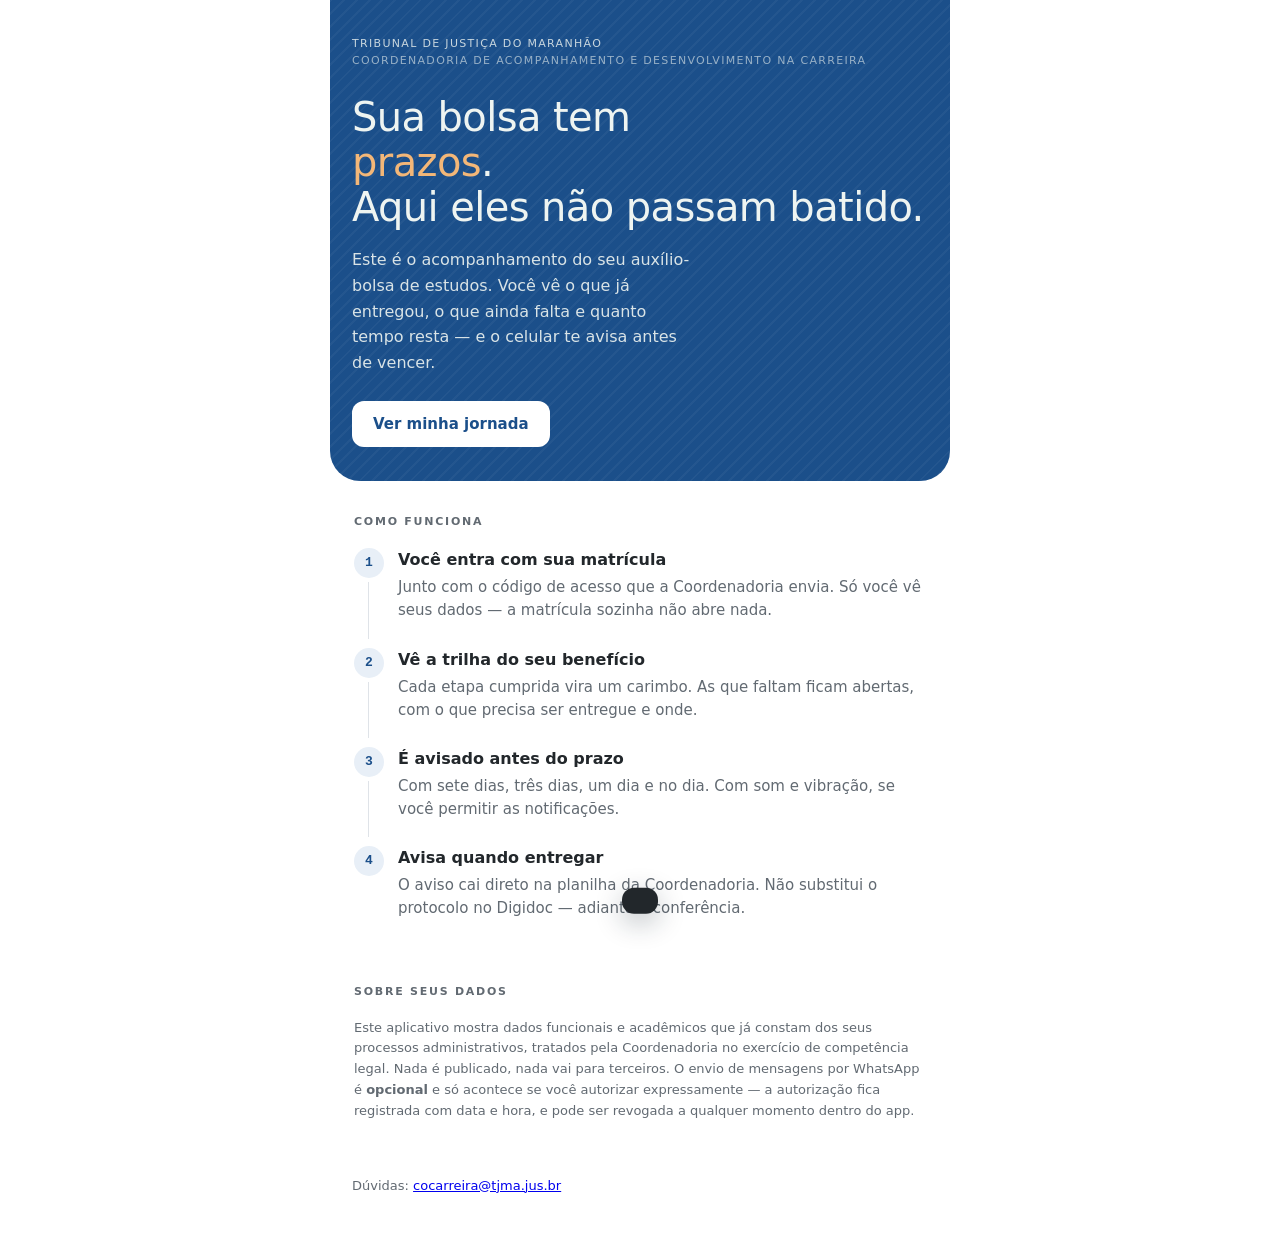
<file: index - Copia.html>
<!DOCTYPE html>
<html lang="pt-BR">
<head>
<meta charset="utf-8">
<meta name="viewport" content="width=device-width, initial-scale=1, viewport-fit=cover">
<title>Auxílio-Bolsa TJMA — minha jornada</title>
<meta name="description" content="Acompanhe seu auxílio-bolsa de estudos: o que já foi cumprido, o que falta entregar e quando vence cada prazo.">
<meta name="theme-color" content="#1B4F8A">
<meta name="color-scheme" content="light">
<link rel="manifest" href="manifest.webmanifest">
<link rel="icon" href="icones/favicon-32.png" sizes="32x32">
<link rel="apple-touch-icon" href="icones/apple-touch-icon.png">
<meta name="apple-mobile-web-app-capable" content="yes">
<meta name="apple-mobile-web-app-status-bar-style" content="default">
<link rel="stylesheet" href="estilo.css">
</head>
<body>

<!-- ===================================================================== -->
<!-- ABERTURA: precisa explicar o app sem ninguém explicar o app.          -->
<!-- ===================================================================== -->
<main id="abertura" class="tela ativa">
  <header class="capa">
    <p class="orgao">Tribunal de Justiça do Maranhão<br>
      <span>Coordenadoria de Acompanhamento e Desenvolvimento na Carreira</span></p>

    <h1>Sua bolsa tem<br><em>prazos</em>.<br>Aqui eles não passam batido.</h1>

    <p class="chamada">
      Este é o acompanhamento do seu auxílio-bolsa de estudos. Você vê o que já
      entregou, o que ainda falta e quanto tempo resta — e o celular te avisa
      antes de vencer.
    </p>

    <div class="acoes-capa">
      <button class="botao primario" data-ir="acesso">Ver minha jornada</button>
      <button class="botao fantasma" data-papel="instalar" hidden>Instalar no celular</button>
    </div>
  </header>

  <section class="explicacao">
    <h2>Como funciona</h2>
    <ol class="passos">
      <li>
        <h3>Você entra com sua matrícula</h3>
        <p>Junto com o código de acesso que a Coordenadoria envia. Só você vê
          seus dados — a matrícula sozinha não abre nada.</p>
      </li>
      <li>
        <h3>Vê a trilha do seu benefício</h3>
        <p>Cada etapa cumprida vira um carimbo. As que faltam ficam abertas,
          com o que precisa ser entregue e onde.</p>
      </li>
      <li>
        <h3>É avisado antes do prazo</h3>
        <p>Com sete dias, três dias, um dia e no dia. Com som e vibração,
          se você permitir as notificações.</p>
      </li>
      <li>
        <h3>Avisa quando entregar</h3>
        <p>O aviso cai direto na planilha da Coordenadoria. Não substitui o
          protocolo no Digidoc — adianta a conferência.</p>
      </li>
    </ol>
  </section>

  <section class="explicacao">
    <h2>Sobre seus dados</h2>
    <p class="miudo">
      Este aplicativo mostra dados funcionais e acadêmicos que já constam dos
      seus processos administrativos, tratados pela Coordenadoria no exercício
      de competência legal. Nada é publicado, nada vai para terceiros.
      O envio de mensagens por WhatsApp é <strong>opcional</strong> e só
      acontece se você autorizar expressamente — a autorização fica registrada
      com data e hora, e pode ser revogada a qualquer momento dentro do app.
    </p>
  </section>

  <footer class="rodape-capa">
    <p>Dúvidas: <a href="mailto:cocarreira@tjma.jus.br">cocarreira@tjma.jus.br</a></p>
  </footer>
</main>

<!-- ===================================================================== -->
<!-- ACESSO                                                                -->
<!-- ===================================================================== -->
<main id="acesso" class="tela">
  <header class="topo-tela">
    <button class="voltar" data-ir="abertura" aria-label="Voltar">&larr;</button>
    <h2>Entrar</h2>
  </header>

  <div class="miolo">
    <p class="conduz">Use a matrícula e o código de acesso que a Coordenadoria
      enviou. Se você não tem o código, escreva para
      <a href="mailto:cocarreira@tjma.jus.br">cocarreira@tjma.jus.br</a>.</p>

    <label class="campo">
      <span>Matrícula</span>
      <input type="text" inputmode="numeric" autocomplete="username"
             data-campo="matricula" placeholder="114272" maxlength="12">
    </label>

    <label class="campo">
      <span>Código de acesso</span>
      <input type="text" inputmode="text" autocomplete="one-time-code"
             data-campo="codigo" placeholder="6 caracteres" maxlength="12">
    </label>

    <label class="marcar">
      <input type="checkbox" data-campo="lembrar" checked>
      <span>Continuar conectado neste aparelho</span>
    </label>

    <button class="botao primario largo" data-papel="entrar">Entrar</button>
    <p class="recado" data-papel="msg-acesso" role="status"></p>

    <button class="botao fantasma largo acesso-admin-link" data-ir="admin-entrar">
      Sou da Coordenadoria — acesso administrativo
    </button>
  </div>
</main>

<!-- ===================================================================== -->
<!-- ACESSO ADMINISTRATIVO (Coordenadoria)                                 -->
<!-- ===================================================================== -->
<main id="admin-entrar" class="tela">
  <header class="topo-tela">
    <button class="voltar" data-ir="acesso" aria-label="Voltar">&larr;</button>
    <h2>Acesso administrativo</h2>
  </header>

  <div class="miolo">
    <p class="conduz">Uso restrito à Coordenadoria: consulta a jornada de
      qualquer servidor cadastrado, em modo só-leitura.</p>

    <label class="campo">
      <span>Usuário</span>
      <input type="text" autocomplete="username" data-campo="admin-usuario"
             placeholder="usuário administrativo" maxlength="40">
    </label>

    <label class="campo">
      <span>Senha</span>
      <input type="password" autocomplete="current-password" data-campo="admin-senha"
             placeholder="senha administrativa">
    </label>

    <button class="botao primario largo" data-papel="admin-entrar">Entrar</button>
    <p class="recado" data-papel="msg-admin-entrar" role="status"></p>
  </div>
</main>

<!-- ===================================================================== -->
<!-- BUSCA ADMINISTRATIVA DE SERVIDOR                                      -->
<!-- ===================================================================== -->
<main id="admin-busca" class="tela">
  <header class="topo-tela">
    <button class="voltar" data-papel="admin-sair" aria-label="Sair do modo administrativo">&larr;</button>
    <h2>Buscar servidor</h2>
  </header>

  <div class="miolo">
    <p class="conduz">Digite a matrícula ou o nome do servidor para ver a
      jornada dele.</p>

    <label class="campo">
      <span>Matrícula ou nome</span>
      <input type="text" data-campo="admin-busca" placeholder="114272 ou Aldezi">
    </label>

    <button class="botao primario largo" data-papel="admin-buscar">Buscar</button>
    <p class="recado" data-papel="msg-admin-busca" role="status"></p>

    <ul class="lista-resultados" data-papel="admin-resultados"></ul>
  </div>
</main>

<!-- ===================================================================== -->
<!-- JORNADA                                                               -->
<!-- ===================================================================== -->
<main id="jornada" class="tela">
  <header class="topo-app">
    <div>
      <p class="saudacao" data-papel="saudacao">Olá</p>
      <p class="sub" data-papel="sub-identificacao"></p>
    </div>
    <button class="sair" data-papel="sair" aria-label="Sair">Sair</button>
  </header>

  <div class="fita-offline" data-papel="fita-offline" hidden>
    Mostrando a última cópia guardada. Sem conexão agora.
  </div>

  <div class="fita-admin" data-papel="fita-admin" hidden>
    <span data-papel="fita-admin-texto"></span>
    <span class="fita-admin-acoes">
      <button data-papel="admin-trocar">Trocar servidor</button>
      <button data-papel="admin-sair-jornada">Sair do admin</button>
    </span>
  </div>

  <nav class="abas" role="tablist">
    <button role="tab" class="aba ativa" data-painel="p-trilha">Trilha</button>
    <button role="tab" class="aba" data-painel="p-prazos">Prazos</button>
    <button role="tab" class="aba" data-painel="p-percurso">Processo</button>
    <button role="tab" class="aba" data-painel="p-enviar">Enviar</button>
    <button role="tab" class="aba" data-painel="p-ajustes">Ajustes</button>
  </nav>

  <!-- ---- trilha ---- -->
  <section class="painel ativo" id="p-trilha">
    <div class="painel-evo" data-papel="painel-evo">
      <div data-papel="evo-figura"></div>
      <div class="evo-conversa">
        <p class="evo-nome">EVO</p>
        <p class="evo-fala" data-papel="evo-fala">Vamos ver como está sua jornada.</p>
        <p class="evo-estagio" data-papel="evo-estagio"></p>
      </div>
    </div>

    <div class="cartela">
      <div class="cartela-topo">
        <p class="rotulo">Caderneta do benefício</p>
        <p class="contagem-carimbos" data-papel="contagem-carimbos">—</p>
      </div>
      <div class="carimbos" data-papel="carimbos"></div>
      <p class="nivel-linha">
        <span class="nivel" data-papel="nivel">—</span>
        <span class="nivel-nota" data-papel="nivel-nota"></span>
      </p>
    </div>

    <p class="narrativa" data-papel="narrativa"></p>

    <ol class="trilha" data-papel="trilha"></ol>
  </section>

  <!-- ---- prazos ---- -->
  <section class="painel" id="p-prazos">
    <p class="conduz">O que vence primeiro vem primeiro. Toque para ver o que
      precisa ser entregue.</p>
    <div class="prazos" data-papel="prazos"></div>

    <div class="cartao-alerta" data-papel="cartao-notificacao" hidden>
      <h3>Quer ser avisado antes?</h3>
      <p>Com a permissão de notificação, o app avisa com sete, três e um dia de
        antecedência — e no dia do vencimento, com som e vibração.</p>
      <button class="botao primario" data-papel="ligar-notificacao">Ligar avisos</button>
      <p class="miudo" data-papel="msg-notificacao"></p>
    </div>
  </section>

  <!-- ---- percurso / árvore de processos ---- -->
  <section class="painel" id="p-percurso">
    <p class="conduz">O caminho do seu auxílio-bolsa dentro do Tribunal: o
      processo de origem e tudo que saiu dele.</p>
    <div class="percurso" data-papel="percurso"></div>
    <p class="miudo" data-papel="percurso-nota"></p>
  </section>

  <!-- ---- enviar ---- -->
  <section class="painel" id="p-enviar">
    <p class="conduz">Entregou um documento? Avise aqui. A Coordenadoria vê na
      hora e confere contra o processo.</p>

    <label class="campo">
      <span>O que você entregou</span>
      <select data-campo="tipo-envio"></select>
    </label>

    <label class="campo">
      <span>Como foi entregue</span>
      <select data-campo="via-envio">
        <option value="digidoc">Protocolo no Digidoc</option>
        <option value="email">E-mail à Coordenadoria</option>
        <option value="presencial">Entrega presencial</option>
        <option value="outro">Outro</option>
      </select>
    </label>

    <label class="campo">
      <span>Número do protocolo ou processo (se tiver)</span>
      <input type="text" inputmode="numeric" data-campo="protocolo"
             placeholder="27588/2023">
    </label>

    <label class="campo">
      <span>Observação</span>
      <textarea data-campo="observacao" rows="3"
                placeholder="Ex.: enviei o histórico do semestre 2026.1 pelo Digidoc hoje."></textarea>
    </label>

    <button class="botao primario largo" data-papel="enviar-aviso">Avisar a Coordenadoria</button>
    <p class="recado" data-papel="msg-envio" role="status"></p>

    <p class="miudo">Este aviso <strong>não substitui</strong> o protocolo
      oficial. Ele adianta a conferência e registra sua data de entrega.</p>

    <div class="fila-pendente" data-papel="fila-pendente" hidden>
      <h3>Aguardando conexão</h3>
      <p class="miudo">Estes avisos foram guardados no aparelho e serão enviados
        assim que houver internet.</p>
      <ul data-papel="lista-fila"></ul>
    </div>
  </section>

  <!-- ---- ajustes ---- -->
  <section class="painel" id="p-ajustes">
    <div class="grupo-ajuste">
      <h3>Avisos no celular</h3>
      <label class="marcar">
        <input type="checkbox" data-campo="som">
        <span>Tocar som ao avisar</span>
      </label>
      <label class="marcar">
        <input type="checkbox" data-campo="vibrar">
        <span>Vibrar</span>
      </label>
      <button class="botao fantasma" data-papel="testar-aviso">Testar um aviso agora</button>
      <p class="miudo" data-papel="estado-notificacao"></p>
    </div>

    <div class="grupo-ajuste">
      <h3>WhatsApp da Coordenadoria</h3>
      <p class="miudo">Autorização opcional para receber avisos de prazo por
        WhatsApp no número cadastrado. Você pode revogar quando quiser.</p>
      <label class="campo">
        <span>Seu número com DDD</span>
        <input type="tel" inputmode="tel" data-campo="whatsapp"
               placeholder="(98) 90000-0000" autocomplete="tel">
      </label>
      <label class="marcar">
        <input type="checkbox" data-campo="consente-whatsapp">
        <span>Autorizo a COCARREIRA a me enviar avisos sobre o auxílio-bolsa
          por WhatsApp. Sei que posso revogar a qualquer momento.</span>
      </label>
      <button class="botao fantasma" data-papel="salvar-whatsapp">Salvar autorização</button>
      <p class="recado" data-papel="msg-whatsapp" role="status"></p>
      <p class="miudo" data-papel="registro-consentimento"></p>
    </div>

    <div class="grupo-ajuste">
      <h3>Este aparelho</h3>
      <button class="botao fantasma" data-papel="atualizar-dados">Atualizar meus dados</button>
      <button class="botao fantasma" data-papel="instalar-ajustes" hidden>Instalar no celular</button>
      <button class="botao fantasma perigo" data-papel="apagar-local">Apagar meus dados deste aparelho</button>
      <p class="miudo" data-papel="info-versao"></p>
    </div>
  </section>
</main>

<!-- Aviso flutuante. `aria-live` faz o leitor de tela anunciar sem roubar o
     foco de quem está no meio de um formulário. -->
<div class="torradeira" data-papel="torradeira" role="status" aria-live="polite"></div>

<script src="config.js"></script>
<script src="acessos.js"></script>
<script src="evo.js"></script>
<script src="app.js"></script>
</body>
</html>
</file>
<file: estilo.css>
/* Portal Auxílio-Bolsa TJMA — estilo.css
 *
 * IDENTIDADE INSTITUCIONAL
 * Base branca, azul institucional, verde-oliva, cinza e laranja. O branco é a
 * cor dominante e isso é decisão, não ausência: documento oficial se lê em
 * papel branco, e um app de acompanhamento processual que chega colorido perde
 * a credibilidade que precisa ter.
 *
 * Cada cor tem UMA função e não empresta a função das outras:
 *   azul    — a instituição. Cabeçalho, identidade, links.
 *   oliva   — o crescimento. O EVO, as etapas cumpridas, o progresso.
 *   laranja — a atenção. Prazo chegando, ação necessária. Nada mais.
 *   cinza   — o que é estrutura: traço, apoio, texto secundário.
 *   terracota — o vencido. Só isso.
 * Cor de alerta usada em decoração deixa de alertar; por isso o laranja não
 * aparece em botão comum nem em título.
 *
 * ICONOGRAFIA: traço vetorial fino e uniforme (1,8px), cantos arredondados,
 * sem preenchimento sólido. É a linguagem de brasão e de selo — clássica,
 * reconhecível, e que não compete com o conteúdo.
 *
 * ESPAÇAMENTO generoso: escala de 4px com respiro de 24 a 32px entre blocos.
 * A tela é lida de pé, no corredor do fórum, e densidade alta cobra atenção que
 * a pessoa não tem naquele momento.
 *
 * TIPOGRAFIA sóbria e moderna: pilha de sistema em pesos 400/600/700, com
 * monoespaçada só onde o alinhamento de dígito importa (número de processo,
 * contagem de dias).
 *
 * NOTA SOBRE AS CORES EXATAS: os valores abaixo seguem a descrição da paleta,
 * não o manual de marca do TJMA — não tenho o arquivo. Antes de publicar,
 * substitua os hexadecimais de --azul, --oliva e --laranja pelos oficiais do
 * manual. Estão isolados nesta seção justamente para essa troca ser de uma
 * linha cada.
 *
 * MASCOTE: o EVO cresce com a jornada (semente, broto, muda, árvore). Ver
 * evo.js e DESIGN-EVO.md.
 */

:root {
  /* --- institucional --------------------------------------------------- */
  --azul: #1B4F8A;
  --azul-escuro: #143C6B;
  --azul-claro: #E8EFF7;
  --oliva: #6B7A3F;
  --oliva-claro: #97A667;
  --oliva-vago: #EFF2E6;
  --laranja: #D4762A;
  --laranja-vago: #FBF0E6;
  --terracota: #A8452F;
  --cinza: #8A9098;
  --cinza-claro: #F3F5F7;
  --terra: #B9A88A;

  /* --- superfícies e texto --------------------------------------------- */
  --papel: #FFFFFF;
  --superficie: #FFFFFF;
  --tinta: #22272B;
  --tinta-fraca: #626A72;
  --traco: #DFE3E8;

  /* --- tipografia ------------------------------------------------------ */
  --sem-serifa: ui-sans-serif, system-ui, -apple-system, "Segoe UI", Roboto,
                "Helvetica Neue", Arial, sans-serif;
  --mono: ui-monospace, "Cascadia Mono", "SF Mono", Consolas, monospace;
  --serifa: var(--sem-serifa);

  /* --- ritmo ----------------------------------------------------------- */
  --e1: 4px;  --e2: 8px;  --e3: 12px; --e4: 16px;
  --e5: 24px; --e6: 32px; --e7: 48px;

  --raio: 12px;
  --raio-g: 18px;
  --traco-icone: 1.8;
  --sombra: 0 1px 2px rgba(34, 39, 43, .05), 0 6px 20px rgba(34, 39, 43, .06);
  --seguro-baixo: env(safe-area-inset-bottom, 0px);
  --seguro-alto: env(safe-area-inset-top, 0px);

  /* Uma curva só para tudo. Animações com curvas diferentes na mesma tela
     parecem defeito antes de parecerem variedade. */
  --curva: cubic-bezier(.22, .8, .3, 1);
}

* { box-sizing: border-box; -webkit-tap-highlight-color: transparent; }

html, body { margin: 0; padding: 0; }

body {
  background: var(--papel);
  color: var(--tinta);
  font-family: var(--sem-serifa);
  font-size: 16px;
  line-height: 1.55;
  overflow-x: hidden;
}

/* Telas trocam sem recarregar. `display:none` em vez de opacidade porque
   elemento invisível mas presente continua recebendo tabulação — e um
   formulário oculto capturando o Tab é um defeito de acessibilidade que
   ninguém vê testando com o mouse. */
.tela { display: none; }
.tela.ativa { display: block; }

/* ---------------------------------------------------------------------- */
/* ABERTURA                                                                */
/* ---------------------------------------------------------------------- */
.capa {
  padding: calc(36px + var(--seguro-alto)) 22px 34px;
  background: var(--azul);
  color: #EEF4F1;
  /* O recorte inferior evita a faixa retangular de cabeçalho que todo app
     institucional tem. É a única liberdade formal da tela, e paga por si. */
  border-radius: 0 0 26px 26px;
}

.orgao {
  font-size: 11px;
  letter-spacing: .12em;
  text-transform: uppercase;
  margin: 0 0 26px;
  opacity: .82;
  line-height: 1.5;
}

.orgao span { opacity: .72; }

.capa h1 {
  font-size: clamp(29px, 8vw, 40px);
  font-weight: 700;
  letter-spacing: -.015em;
  line-height: 1.12;
  font-weight: 400;
  margin: 0 0 18px;
}

.capa h1 em {
  font-style: normal;
  color: #F3B778;
}

.chamada {
  font-size: 16px;
  line-height: 1.6;
  margin: 0 0 26px;
  opacity: .9;
  max-width: 34ch;
}

.acoes-capa { display: flex; flex-wrap: wrap; gap: 10px; }

.explicacao { padding: var(--e6) var(--e5) var(--e2); }

.explicacao h2 {
  font-size: 11px;
  letter-spacing: .16em;
  text-transform: uppercase;
  color: var(--tinta-fraca);
  margin: 0 0 18px;
  font-weight: 600;
}

/* Numeração é sequência real (quatro passos em ordem), então o número
   carrega informação e não é adorno. */
.passos { counter-reset: passo; list-style: none; margin: 0; padding: 0; }

.passos li {
  counter-increment: passo;
  position: relative;
  padding: 0 0 22px 44px;
}

.passos li::before {
  content: counter(passo);
  position: absolute;
  left: 0; top: 0;
  width: 30px; height: 30px;
  border-radius: 50%;
  background: var(--azul-claro);
  color: var(--azul);
  font-family: var(--mono);
  font-size: 13px; font-weight: 600;
  display: grid; place-items: center;
}

.passos li::after {
  content: "";
  position: absolute;
  left: 14px; top: 34px; bottom: 6px;
  width: 1px;
  background: var(--traco);
}

.passos li:last-child::after { display: none; }

.passos h3 { font-size: 16px; margin: 3px 0 3px; font-weight: 600; }
.passos p { margin: 0; font-size: 15px; color: var(--tinta-fraca); }

.rodape-capa {
  padding: 20px 22px calc(30px + var(--seguro-baixo));
  font-size: 13px;
  color: var(--tinta-fraca);
}

/* ---------------------------------------------------------------------- */
/* CONTROLES                                                               */
/* ---------------------------------------------------------------------- */
.botao {
  font-family: inherit;
  font-size: 15px;
  font-weight: 600;
  border-radius: var(--raio);
  /* 46px de altura: abaixo disso o dedo erra em celular, e este app é para
     ser usado de pé, no corredor do fórum. */
  min-height: 46px;
  padding: 0 20px;
  border: 1px solid transparent;
  cursor: pointer;
  transition: transform .08s ease, background .15s ease;
}

.botao:active { transform: scale(.985); }

.botao.primario { background: var(--laranja); color: #23180A; }
.capa .botao.primario { background: #F0F5F2; color: var(--azul); }

.botao.fantasma {
  background: transparent;
  border-color: currentColor;
  color: inherit;
  opacity: .9;
}

.botao.largo { width: 100%; margin-top: 6px; }
.botao.perigo { color: var(--terracota); }

.botao:focus-visible,
.aba:focus-visible,
input:focus-visible,
select:focus-visible,
textarea:focus-visible {
  outline: 2px solid var(--laranja);
  outline-offset: 2px;
}

.campo { display: block; margin-bottom: 16px; }

.campo > span {
  display: block;
  font-size: 13px;
  font-weight: 600;
  margin-bottom: 6px;
  color: var(--tinta-fraca);
}

.campo input, .campo select, .campo textarea {
  width: 100%;
  min-height: 46px;
  padding: 11px 13px;
  border: 1px solid var(--traco);
  border-radius: var(--raio);
  background: var(--superficie);
  color: var(--tinta);
  font-family: inherit;
  /* 16px impede o zoom automático do iOS ao focar o campo — o zoom quebra o
     enquadramento e a pessoa perde o botão de enviar. */
  font-size: 16px;
}

.campo textarea { min-height: 84px; resize: vertical; }

.campo input[data-campo="matricula"],
.campo input[data-campo="codigo"],
.campo input[data-campo="protocolo"] {
  font-family: var(--mono);
  letter-spacing: .04em;
}

.marcar {
  display: flex;
  align-items: flex-start;
  gap: 10px;
  margin: 4px 0 18px;
  font-size: 14px;
  color: var(--tinta-fraca);
  cursor: pointer;
}

.marcar input { margin-top: 3px; width: 18px; height: 18px; accent-color: var(--azul); }

.conduz { font-size: 15px; color: var(--tinta-fraca); margin: 0 0 20px; }
.miudo { font-size: 13px; color: var(--tinta-fraca); line-height: 1.6; }

.recado { font-size: 14px; margin: 12px 0 0; min-height: 1.4em; }
.recado[data-tom="erro"] { color: var(--terracota); }
.recado[data-tom="ok"] { color: var(--azul); }
.recado[data-tom="alerta"] { color: var(--laranja); }

/* ---------------------------------------------------------------------- */
/* TOPOS                                                                   */
/* ---------------------------------------------------------------------- */
.topo-tela {
  display: flex; align-items: center; gap: 10px;
  padding: calc(16px + var(--seguro-alto)) 18px 12px;
}

.topo-tela h2 { font-size: 18px; margin: 0; font-weight: 600; }

.voltar {
  width: 40px; height: 40px;
  border: 0; background: transparent;
  font-size: 22px; color: var(--tinta); cursor: pointer;
}

.miolo { padding: var(--e2) var(--e5) calc(var(--e6) + var(--seguro-baixo)); }

.topo-app {
  display: flex; align-items: flex-start; justify-content: space-between;
  gap: 12px;
  padding: calc(20px + var(--seguro-alto)) 20px 14px;
  background: var(--azul);
  color: #EEF4F1;
}

.saudacao { font-family: var(--serifa); font-size: 21px; margin: 0; }
.sub { font-family: var(--mono); font-size: 12px; margin: 3px 0 0; opacity: .8; }

.sair {
  background: transparent; border: 1px solid rgba(255,255,255,.4);
  color: inherit; border-radius: 8px; padding: 6px 12px;
  font-size: 13px; cursor: pointer;
}

.fita-offline {
  background: var(--laranja); color: #221703;
  font-size: 13px; padding: 8px 20px; text-align: center;
}

/* ---------------------------------------------------------------------- */
/* ABAS                                                                    */
/* ---------------------------------------------------------------------- */
.abas {
  display: flex;
  background: var(--azul);
  padding: 0 12px;
  overflow-x: auto;
  scrollbar-width: none;
}

.abas::-webkit-scrollbar { display: none; }

.aba {
  flex: 1 0 auto;
  background: transparent;
  border: 0;
  border-bottom: 3px solid transparent;
  color: rgba(238,244,241,.68);
  font-family: inherit; font-size: 14px; font-weight: 600;
  padding: 12px 14px;
  cursor: pointer;
  white-space: nowrap;
}

.aba.ativa { color: #fff; border-bottom-color: var(--laranja); }

.painel { display: none; padding: var(--e5) var(--e5) calc(var(--e7) + var(--seguro-baixo)); }
.painel.ativo { display: block; }

/* ---------------------------------------------------------------------- */
/* CARTELA DE CARIMBOS — o elemento assinatura                             */
/* ---------------------------------------------------------------------- */
.cartela {
  background: var(--superficie);
  border: 1px solid var(--traco);
  border-radius: 14px;
  padding: 18px 18px 16px;
  box-shadow: var(--sombra);
  /* A textura de linhas é sutil de propósito: sugere papel de caderneta sem
     virar plano de fundo decorado que compete com o conteúdo. */
  background-image: repeating-linear-gradient(
    to bottom, transparent 0 27px, rgba(217,224,220,.35) 27px 28px);
}

.cartela-topo {
  display: flex; align-items: baseline; justify-content: space-between;
  margin-bottom: 14px;
}

.rotulo {
  font-size: 10px; letter-spacing: .16em; text-transform: uppercase;
  color: var(--tinta-fraca); margin: 0; font-weight: 600;
}

.contagem-carimbos { font-family: var(--mono); font-size: 13px; margin: 0; }

.carimbos {
  display: grid;
  grid-template-columns: repeat(4, 1fr);
  gap: 12px;
}

.carimbo {
  aspect-ratio: 1;
  border-radius: 50%;
  display: grid; place-items: center;
  text-align: center;
  font-size: 10px; line-height: 1.2;
  padding: 6px;
  position: relative;
}

.carimbo.cheio {
  border: 2px solid var(--laranja);
  color: var(--laranja);
  background: rgba(192,138,46,.07);
  /* A leve inclinação imita carimbo batido à mão. Cada um recebe um ângulo
     diferente via nth-child, porque quatro carimbos idênticos e alinhados
     voltam a parecer ícone de sistema. */
  transform: rotate(-4deg);
}

.carimbo.cheio:nth-child(2n) { transform: rotate(3deg); }
.carimbo.cheio:nth-child(3n) { transform: rotate(-1.5deg); }

.carimbo.vazio {
  border: 2px dashed var(--traco);
  color: var(--tinta-fraca);
  opacity: .8;
}

.carimbo .marca { font-size: 17px; display: block; margin-bottom: 1px; }

.nivel-linha {
  margin: 16px 0 0;
  display: flex; align-items: baseline; gap: 8px; flex-wrap: wrap;
}

.nivel { font-weight: 700; font-size: 15px; color: var(--azul); }
.nivel[data-tom="parcial"] { color: var(--laranja); }
.nivel[data-tom="critico"] { color: var(--terracota); }
.nivel-nota { font-size: 13px; color: var(--tinta-fraca); }

.narrativa {
  font-family: var(--serifa);
  font-size: 17px;
  line-height: 1.6;
  margin: 24px 0 8px;
}

/* ---------------------------------------------------------------------- */
/* TRILHA                                                                  */
/* ---------------------------------------------------------------------- */
.trilha { list-style: none; margin: 22px 0 0; padding: 0; }

.etapa { position: relative; padding: 0 0 22px 40px; }

.etapa::before {
  content: "";
  position: absolute;
  left: 13px; top: 30px; bottom: 0;
  width: 2px; background: var(--traco);
}

.etapa.aberta::before {
  background: repeating-linear-gradient(to bottom,
    var(--traco) 0 4px, transparent 4px 9px);
}

.etapa:last-child::before { display: none; }

.ponto {
  position: absolute; left: 0; top: 2px;
  width: 28px; height: 28px; border-radius: 50%;
  display: grid; place-items: center;
  font-size: 13px; font-weight: 700;
}

.feita .ponto { background: var(--azul); color: #fff; }
.aberta .ponto { background: var(--superficie); border: 2px dashed var(--traco); color: var(--tinta-fraca); }

.etapa h3 { font-size: 16px; margin: 3px 0 2px; font-weight: 600; }
.aberta h3 { color: var(--tinta-fraca); }
.etapa p { margin: 0; font-size: 14px; color: var(--tinta-fraca); }
.etapa .registro { font-size: 13px; margin-top: 3px; color: var(--azul); }

/* ---------------------------------------------------------------------- */
/* PRAZOS                                                                  */
/* ---------------------------------------------------------------------- */
.prazo {
  background: var(--superficie);
  border: 1px solid var(--traco);
  border-left: 4px solid var(--azul);
  border-radius: var(--raio);
  padding: 14px 16px;
  margin-bottom: 10px;
  box-shadow: var(--sombra);
}

.prazo[data-urgencia="vencido"] { border-left-color: var(--terracota); }
.prazo[data-urgencia="hoje"] { border-left-color: var(--terracota); }
.prazo[data-urgencia="proximo"] { border-left-color: var(--laranja); }
.prazo[data-urgencia="cumprido"] { border-left-color: var(--traco); opacity: .68; }

.prazo-topo {
  display: flex; align-items: baseline; justify-content: space-between;
  gap: 10px; margin-bottom: 4px;
}

.prazo h3 { font-size: 16px; margin: 0; font-weight: 600; }

/* A contagem é o número que a pessoa procura. Monoespaçada e grande o
   bastante para ler de relance, sem precisar focar. */
.contagem {
  font-family: var(--mono);
  font-size: 13px; font-weight: 700;
  white-space: nowrap;
  padding: 3px 8px; border-radius: 6px;
  background: var(--azul-claro); color: var(--azul);
}

.prazo[data-urgencia="vencido"] .contagem,
.prazo[data-urgencia="hoje"] .contagem { background: #F7E6E3; color: var(--terracota); }

.prazo[data-urgencia="proximo"] .contagem { background: #FAF0DE; color: var(--laranja); }

.prazo p { margin: 4px 0 0; font-size: 14px; color: var(--tinta-fraca); }
.prazo .base-legal { font-size: 12px; margin-top: 8px; font-style: italic; }

.cartao-alerta {
  background: var(--azul-claro);
  border-radius: var(--raio);
  padding: 18px;
  margin-top: 22px;
}

.cartao-alerta h3 { margin: 0 0 6px; font-size: 16px; }
.cartao-alerta p { margin: 0 0 14px; font-size: 14px; color: var(--tinta-fraca); }

.vazio-bom {
  text-align: center;
  padding: 40px 20px;
  color: var(--tinta-fraca);
}

.vazio-bom .marca { font-size: 34px; color: var(--azul); display: block; margin-bottom: 8px; }

/* ---------------------------------------------------------------------- */
/* AJUSTES E FILA                                                          */
/* ---------------------------------------------------------------------- */
.grupo-ajuste {
  background: var(--superficie);
  border: 1px solid var(--traco);
  border-radius: var(--raio);
  padding: 16px 16px 18px;
  margin-bottom: 14px;
}

.grupo-ajuste h3 { margin: 0 0 10px; font-size: 15px; }
.grupo-ajuste .botao { margin-top: 6px; margin-right: 6px; }

.fila-pendente {
  margin-top: 22px;
  border: 1px dashed var(--laranja);
  border-radius: var(--raio);
  padding: 14px 16px;
}

.fila-pendente h3 { margin: 0 0 4px; font-size: 15px; color: var(--laranja); }
.fila-pendente ul { margin: 10px 0 0; padding-left: 18px; font-size: 13px; }

/* ---------------------------------------------------------------------- */
/* TORRADEIRA                                                              */
/* ---------------------------------------------------------------------- */
.torradeira {
  position: fixed;
  left: 50%;
  bottom: calc(20px + var(--seguro-baixo));
  transform: translate(-50%, 130%);
  max-width: min(92vw, 460px);
  background: var(--tinta);
  color: #F2F5F4;
  padding: 13px 18px;
  border-radius: 12px;
  font-size: 14px;
  box-shadow: 0 8px 28px rgba(20, 35, 46, .3);
  transition: transform .28s cubic-bezier(.2, .9, .3, 1.2);
  z-index: 50;
  pointer-events: none;
}

.torradeira.visivel { transform: translate(-50%, 0); }
.torradeira[data-tom="erro"] { background: var(--terracota); }
.torradeira[data-tom="ok"] { background: var(--azul); }
.torradeira[data-tom="alerta"] { background: var(--laranja); color: #231703; }

/* ---------------------------------------------------------------------- */
/* CARREGANDO                                                              */
/* ---------------------------------------------------------------------- */
.esqueleto {
  background: linear-gradient(90deg, var(--traco) 25%, #E8EDEA 37%, var(--traco) 63%);
  background-size: 400% 100%;
  animation: brilho 1.3s ease-in-out infinite;
  border-radius: 8px;
  height: 16px;
  margin-bottom: 10px;
}

@keyframes brilho {
  0% { background-position: 100% 50%; }
  100% { background-position: 0 50%; }
}

/* Um app de prazo é usado por gente com sensibilidade a movimento também.
   O conteúdo continua idêntico; só a animação some. */
@media (prefers-reduced-motion: reduce) {
  *, *::before, *::after {
    animation-duration: .001ms !important;
    animation-iteration-count: 1 !important;
    transition-duration: .001ms !important;
  }
  .carimbo.cheio { transform: none; }
  .torradeira { transition: none; }
}

/* Telas grandes: o app foi desenhado para o celular, mas abre no desktop da
   Coordenadoria. Limitar a largura evita a linha de 200 caracteres. */
@media (min-width: 720px) {
  body { display: flex; justify-content: center; }
  .tela { width: 100%; max-width: 620px; }
  .capa { border-radius: 0 0 30px 30px; }
}

/* ====================================================================== */
/* EVO — O MASCOTE                                                        */
/* ====================================================================== */
/* Ele ocupa um lugar fixo: sempre no topo da Trilha, sempre do mesmo tamanho,
   sempre com a fala à direita. Mascote que aparece em lugares diferentes a cada
   tela vira surpresa, e surpresa repetida vira irritação. */

.painel-evo {
  display: flex;
  align-items: center;
  gap: var(--e4);
  background: var(--oliva-vago);
  border: 1px solid var(--traco);
  border-radius: var(--raio-g);
  padding: var(--e4) var(--e5) var(--e4) var(--e4);
  margin-bottom: var(--e5);
}

.painel-evo .evo { flex: 0 0 auto; }

.evo-conversa { min-width: 0; }

.evo-nome {
  font-size: 11px;
  letter-spacing: .14em;
  text-transform: uppercase;
  color: var(--oliva);
  font-weight: 700;
  margin: 0 0 var(--e1);
}

.evo-fala {
  margin: 0;
  font-size: 15px;
  line-height: 1.5;
  color: var(--tinta);
}

.evo-estagio {
  margin: var(--e2) 0 0;
  font-size: 12px;
  color: var(--tinta-fraca);
}

.evo-estagio strong { color: var(--oliva); }

/* --- animações: pequenas, e com motivo ------------------------------- */
/* A respiração é lenta e de amplitude mínima. Ela existe para o personagem não
   parecer um adesivo colado na tela; qualquer coisa mais forte que isso vira
   distração num app que a pessoa abre para resolver pendência. */
.evo-anima .evo-corpo {
  transform-origin: 50% 92%;
  animation: evo-respira 4.2s var(--curva) infinite;
}

@keyframes evo-respira {
  0%, 100% { transform: scale(1) translateY(0); }
  50%      { transform: scale(1.022) translateY(-1.5px); }
}

/* As faíscas só existem quando ele comemora, então podem ser mais vivas. */
.evo-faiscas { animation: evo-brilha 1.5s var(--curva) infinite; }

@keyframes evo-brilha {
  0%, 100% { opacity: .35; transform: scale(.92); }
  50%      { opacity: 1;   transform: scale(1.06); }
}

.evo-sono { animation: evo-sobe 3s ease-in-out infinite; }

@keyframes evo-sobe {
  0%   { opacity: 0;  transform: translateY(4px); }
  40%  { opacity: .9; }
  100% { opacity: 0;  transform: translateY(-6px); }
}

/* Crescimento: dispara quando o estágio muda de verdade, uma vez só. */
.evo-cresceu .evo-corpo { animation: evo-cresce 1.1s var(--curva) 1; }

@keyframes evo-cresce {
  0%   { transform: scale(.72) translateY(10px); opacity: .4; }
  60%  { transform: scale(1.07) translateY(-3px); opacity: 1; }
  100% { transform: scale(1) translateY(0); }
}

/* ====================================================================== */
/* ICONOGRAFIA — traço fino, uniforme, sem preenchimento                  */
/* ====================================================================== */
.icone {
  width: 22px;
  height: 22px;
  flex: 0 0 auto;
  stroke: currentColor;
  stroke-width: var(--traco-icone);
  stroke-linecap: round;
  stroke-linejoin: round;
  fill: none;
}

.icone-g { width: 30px; height: 30px; }

/* ====================================================================== */
/* AJUSTES DA IDENTIDADE                                                  */
/* ====================================================================== */
.capa {
  background: var(--azul);
  /* Trama diagonal discretíssima: dá textura de papel timbrado sem virar
     estampa. A 4% de opacidade ela só é percebida como "não é chapado". */
  background-image: repeating-linear-gradient(
    135deg, rgba(255,255,255,.04) 0 2px, transparent 2px 9px);
}

.topo-app { background: var(--azul); }
.abas { background: var(--azul); }
.aba.ativa { border-bottom-color: #F3B778; }

.botao.primario { background: var(--azul); color: #fff; }
.capa .botao.primario { background: #fff; color: var(--azul); }

/* O laranja é reservado à ação que resolve pendência. Um botão laranja no meio
   de botões azuis diz "é este aqui que resolve seu problema". */
.botao.atencao { background: var(--laranja); color: #fff; }

.cartela {
  border-radius: var(--raio-g);
  background-image: none;
  padding: var(--e5);
}

.carimbo.cheio {
  border-color: var(--oliva);
  color: var(--oliva);
  background: var(--oliva-vago);
}

.feita .ponto { background: var(--oliva); }
.etapa .registro { color: var(--oliva); }
.nivel { color: var(--oliva); }
.nivel[data-tom="parcial"] { color: var(--laranja); }
.nivel[data-tom="critico"] { color: var(--terracota); }

.prazo { border-left-color: var(--oliva); }
.prazo[data-urgencia="proximo"] { border-left-color: var(--laranja); }
.prazo[data-urgencia="vencido"],
.prazo[data-urgencia="hoje"] { border-left-color: var(--terracota); }

.contagem { background: var(--azul-claro); color: var(--azul); }
.prazo[data-urgencia="proximo"] .contagem {
  background: var(--laranja-vago); color: var(--laranja);
}
.prazo[data-urgencia="vencido"] .contagem,
.prazo[data-urgencia="hoje"] .contagem {
  background: #F8E9E5; color: var(--terracota);
}

.cartao-alerta { background: var(--azul-claro); }
.passos li::before { background: var(--azul-claro); color: var(--azul); }
.vazio-bom .marca { color: var(--oliva); }
.torradeira[data-tom="ok"] { background: var(--oliva); }
.torradeira[data-tom="erro"] { background: var(--terracota); }
.torradeira[data-tom="alerta"] { background: var(--laranja); color: #fff; }
.fita-offline { background: var(--laranja); color: #fff; }

/* Listas com marcador próprio: o traço curto é mais sóbrio que o disco padrão
   e conversa com a iconografia de linha. */
.lista-tracos { list-style: none; margin: 0; padding: 0; }

.lista-tracos li {
  position: relative;
  padding-left: var(--e5);
  margin-bottom: var(--e3);
  font-size: 15px;
}

.lista-tracos li::before {
  content: "";
  position: absolute;
  left: 0;
  top: .72em;
  width: 12px;
  height: 2px;
  border-radius: 1px;
  background: var(--oliva);
}

/* Entrada dos cartões: 12px de deslocamento e 260ms. Suficiente para o olho
   perceber ordem de leitura, curto demais para atrasar quem já sabe o que
   quer. O atraso em cascata é limitado a seis itens — além disso, o último
   cartão demoraria mais que a paciência de quem rolou até ele. */
.entra { animation: entra .26s var(--curva) both; }
.entra:nth-child(1) { animation-delay: .02s; }
.entra:nth-child(2) { animation-delay: .06s; }
.entra:nth-child(3) { animation-delay: .10s; }
.entra:nth-child(4) { animation-delay: .14s; }
.entra:nth-child(5) { animation-delay: .18s; }
.entra:nth-child(n+6) { animation-delay: .2s; }

@keyframes entra {
  from { opacity: 0; transform: translateY(12px); }
  to   { opacity: 1; transform: none; }
}

/* O carimbo "bate" quando é conquistado. Um único quadro de rotação a mais no
   meio do caminho é o que dá a sensação de impacto. */
.carimbo.batendo { animation: bate .55s var(--curva) 1; }

@keyframes bate {
  0%   { transform: scale(1.9) rotate(-16deg); opacity: 0; }
  55%  { transform: scale(.93) rotate(4deg); opacity: 1; }
  100% { transform: scale(1) rotate(-4deg); }
}

@media (prefers-reduced-motion: reduce) {
  .evo-anima .evo-corpo, .evo-faiscas, .evo-sono,
  .evo-cresceu .evo-corpo, .entra, .carimbo.batendo { animation: none; }
  .entra { opacity: 1; transform: none; }
}

/* ---------------------------------------------------------------------- */
/* ACESSO ADMINISTRATIVO                                                   */
/* ---------------------------------------------------------------------- */
.acesso-admin-link {
  margin-top: 22px;
  border-top: 1px solid var(--traco);
  padding-top: 18px;
  color: var(--tinta-fraca);
  font-size: 14px;
}

.lista-resultados {
  list-style: none; margin: 18px 0 0; padding: 0;
  display: flex; flex-direction: column; gap: 8px;
}

.resultado-servidor {
  display: flex; flex-direction: column; align-items: flex-start; gap: 2px;
  width: 100%; text-align: left; background: var(--cinza-claro);
  border: 1px solid var(--traco); border-radius: var(--raio);
  padding: 12px 14px; cursor: pointer; font: inherit; color: var(--tinta);
}

.resultado-servidor:active { transform: scale(.99); }

.resultado-servidor .nome { font-weight: 600; font-size: 15px; }

.resultado-servidor .meta {
  font-family: var(--mono); font-size: 12px; color: var(--tinta-fraca);
}

/* Faixa de "modo consulta administrativa" no topo da jornada — cor
   institucional (azul) para não se confundir com a faixa de laranja usada
   quando o app está offline. */
.fita-admin {
  background: var(--azul); color: #fff;
  font-size: 13px; padding: 8px 20px;
  display: flex; align-items: center; justify-content: space-between;
  gap: 10px; flex-wrap: wrap;
}

.fita-admin-acoes { display: flex; gap: 8px; flex-shrink: 0; }

.fita-admin-acoes button {
  background: transparent; border: 1px solid rgba(255, 255, 255, .55);
  color: #fff; border-radius: 8px; padding: 4px 10px;
  font-size: 12px; cursor: pointer;
}

.fita-admin-acoes button:active { transform: scale(.97); }

/* ---------------------------------------------------------------------------
   PERCURSO — árvore do processo
   O processo de origem fica com barra azul e recuo zero; o que saiu dele entra
   recuado, com um traço ligando. A hierarquia se lê sem legenda.
   ------------------------------------------------------------------------ */
.percurso { display: flex; flex-direction: column; gap: var(--e3); }

.percurso-no {
  background: var(--superficie);
  border: 1px solid var(--traco);
  border-left: 4px solid var(--cinza);
  border-radius: var(--raio);
  padding: var(--e4);
  box-shadow: var(--sombra);
  margin-left: var(--e5);
  position: relative;
}

.percurso-no::before {
  content: "";
  position: absolute;
  left: calc(var(--e5) * -1);
  top: 22px;
  width: var(--e5);
  height: 1px;
  background: var(--traco);
}

.percurso-no.principal {
  margin-left: 0;
  border-left-color: var(--azul);
  background: var(--azul-claro);
}
.percurso-no.principal::before { display: none; }

.percurso-topo {
  display: flex; align-items: baseline; justify-content: space-between;
  gap: var(--e2); flex-wrap: wrap; margin-bottom: var(--e2);
}
.percurso-topo h3 { margin: 0; font-family: var(--mono); font-size: 1rem; }

.percurso-etiqueta {
  font-size: .75rem; text-transform: uppercase; letter-spacing: .04em;
  color: var(--tinta-fraca); background: var(--cinza-claro);
  padding: 2px var(--e2); border-radius: 999px; white-space: nowrap;
}
.percurso-no.principal .percurso-etiqueta { background: var(--papel); color: var(--azul); }

.percurso-linha { margin: var(--e1) 0; font-size: .92rem; }

.percurso-parado {
  color: var(--terracota); font-size: .82rem; margin-left: var(--e2);
}

/* ---------------------------------------------------------------------------
   COMPROVAR — envio de foto/PDF
   ------------------------------------------------------------------------ */
.alerta-digidoc {
  background: #FBF0E6;
  border: 1px solid var(--laranja);
  border-left: 4px solid var(--laranja);
  border-radius: var(--raio);
  padding: var(--e3) var(--e4);
  margin-bottom: var(--e4);
  font-size: .92rem;
}

[data-papel="comp-previa"] {
  display: block; max-width: 100%; max-height: 320px;
  margin: var(--e3) 0; border-radius: var(--raio);
  border: 1px solid var(--traco);
}

.termo {
  border: 1px solid var(--traco);
  border-radius: var(--raio);
  padding: var(--e3) var(--e4);
  margin: var(--e4) 0 var(--e3);
  background: var(--superficie);
}
.termo summary { cursor: pointer; font-weight: 600; font-size: .92rem; }
.termo p { font-size: .88rem; color: var(--tinta-fraca); margin: var(--e3) 0 0; }

.caixa {
  display: flex; align-items: flex-start; gap: var(--e3);
  font-size: .95rem; margin-bottom: var(--e4);
}
.caixa input { margin-top: 3px; flex-shrink: 0; }

.situacao-envio {
  display: inline-block; font-size: .78rem; font-weight: 600;
  text-transform: uppercase; letter-spacing: .03em;
  padding: 2px var(--e2); border-radius: 999px;
  background: var(--cinza-claro); color: var(--tinta-fraca);
}
[data-tom="ok"] .situacao-envio    { background: #EFF2E6; color: var(--oliva); }
[data-tom="erro"] .situacao-envio  { background: #FAEDEA; color: var(--terracota); }
[data-tom="espera"] .situacao-envio{ background: #FBF0E6; color: var(--laranja); }
</file>
